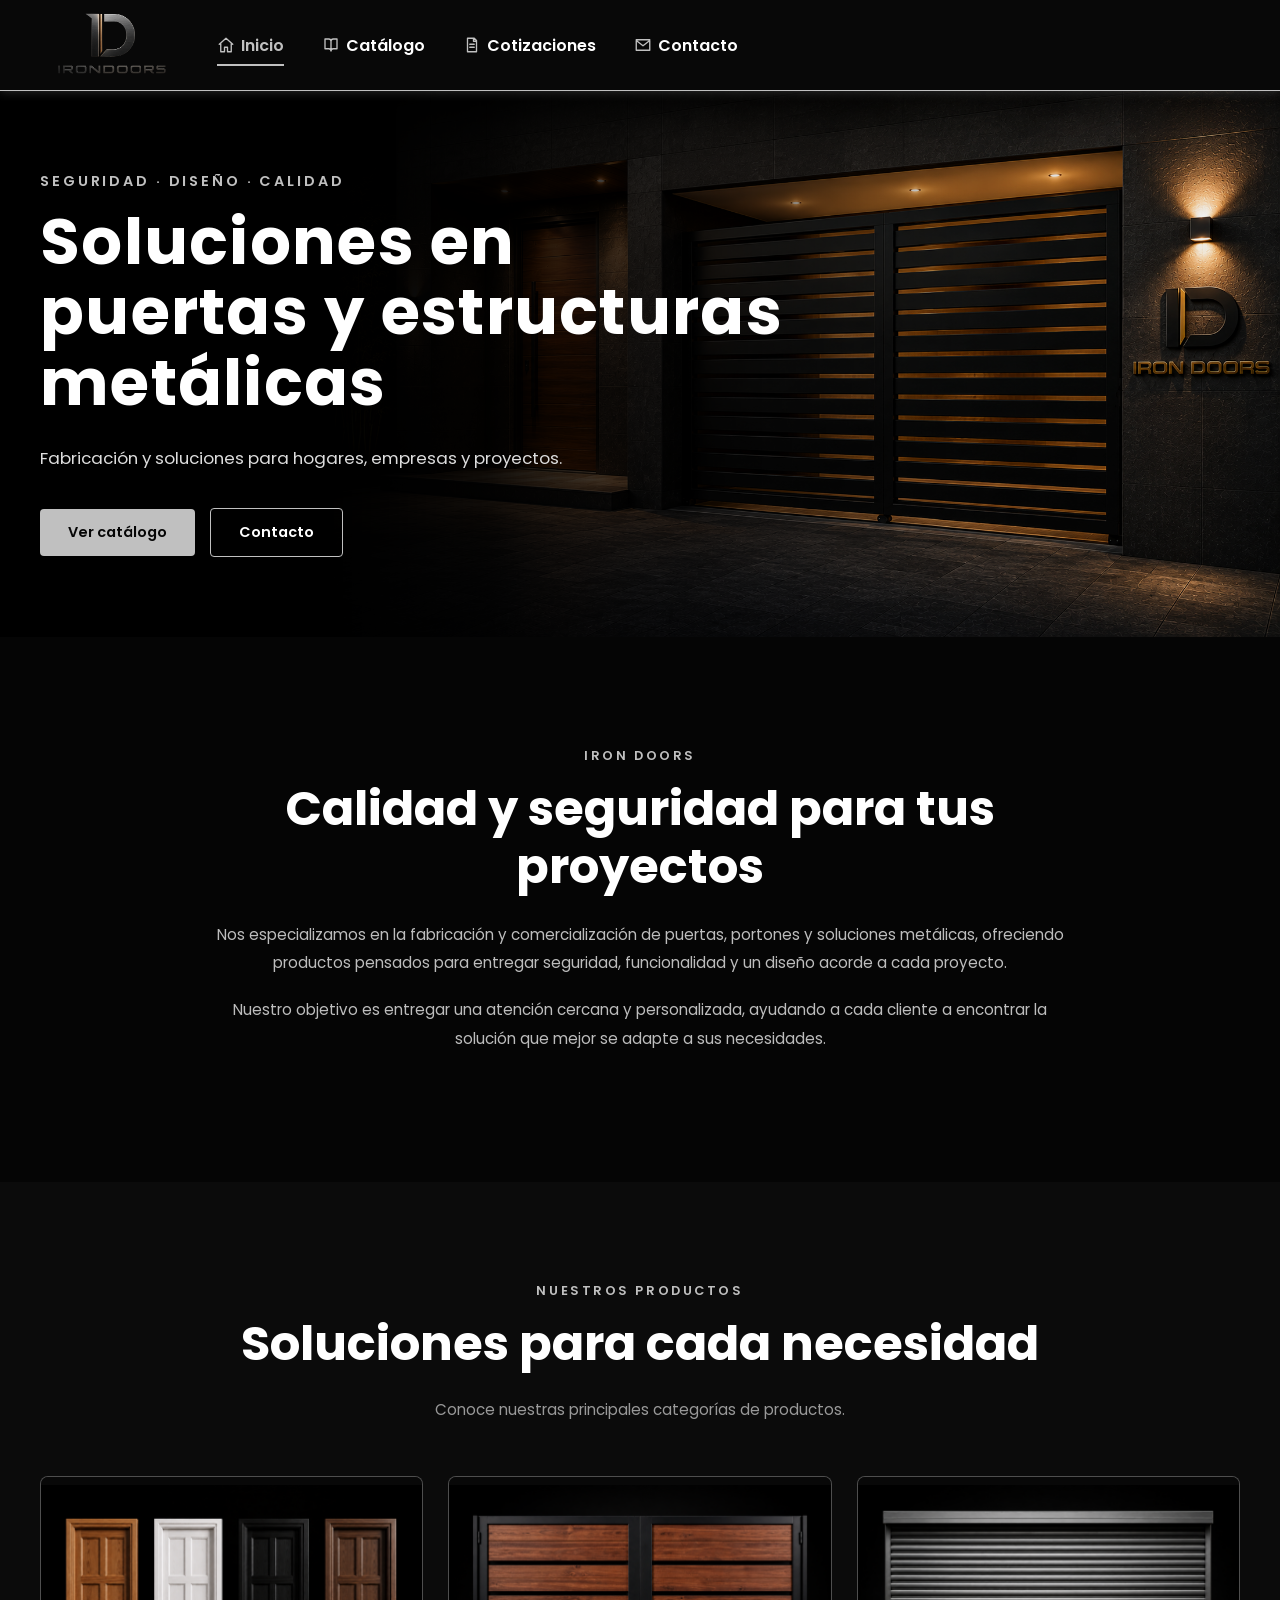
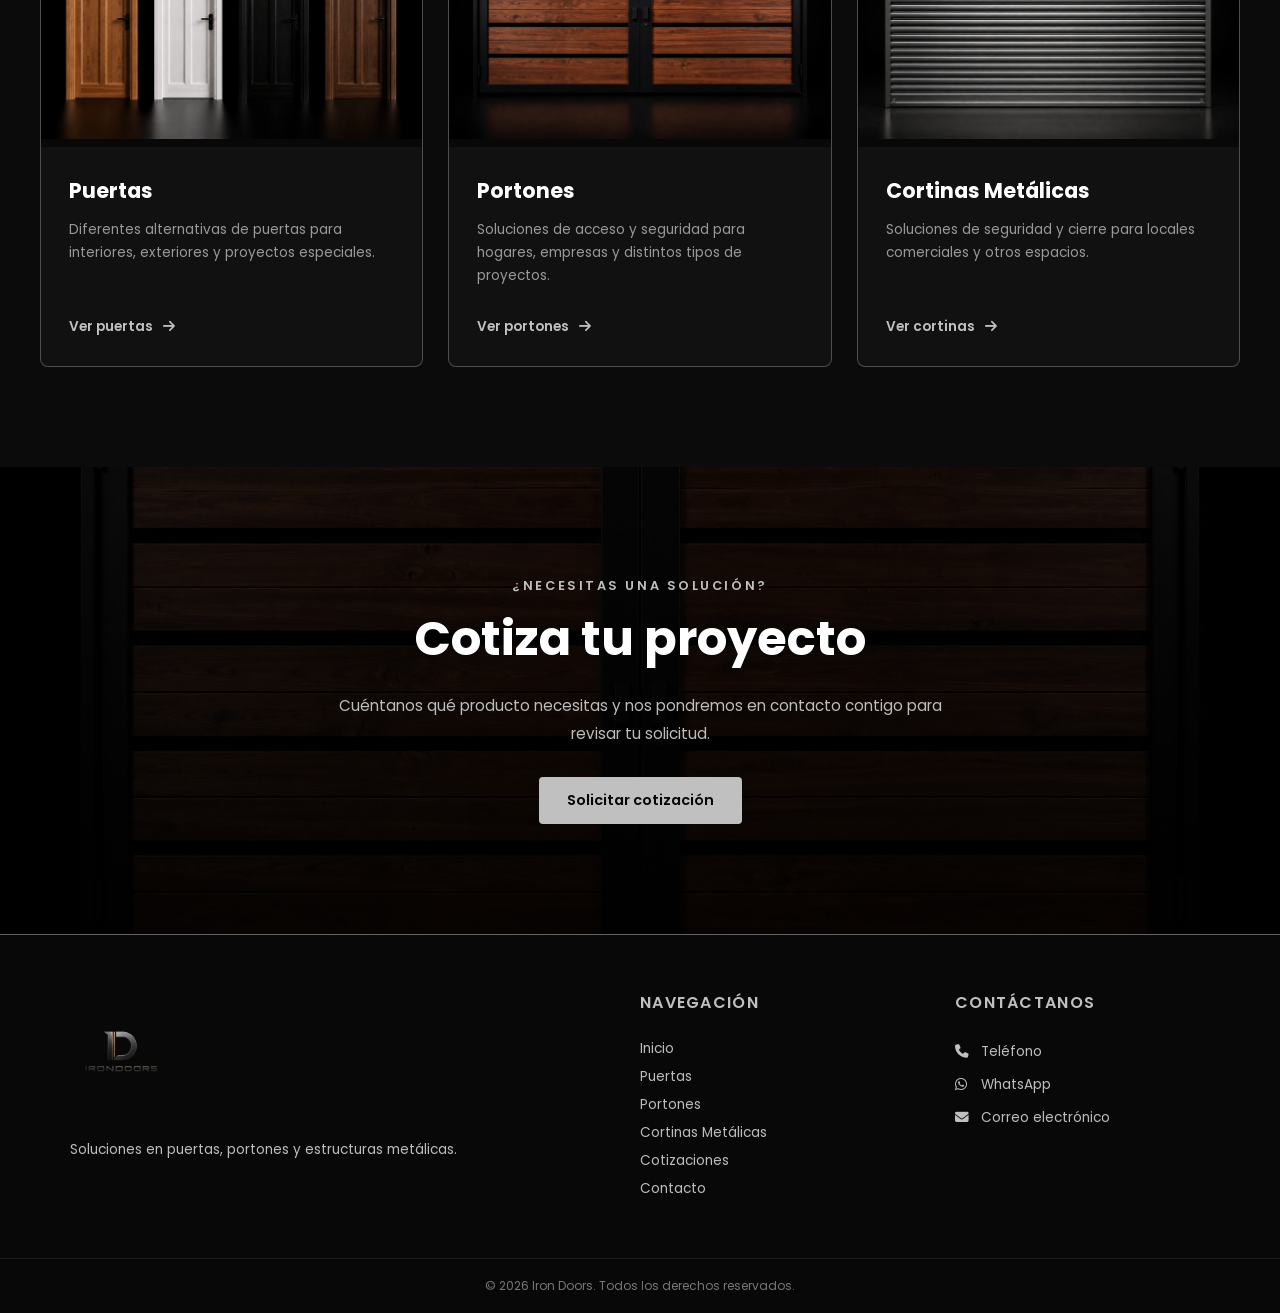
<file: index.html>
<!DOCTYPE html>
<html lang="es">

<head>
    <meta charset="UTF-8">
    <meta name="viewport" content="width=device-width, initial-scale=1.0">

    <title>Iron Doors | Puertas, Portones y Cortinas Metálicas</title>

    <!-- Fuente -->
    <link rel="preconnect" href="https://fonts.googleapis.com">
    <link rel="preconnect" href="https://fonts.gstatic.com" crossorigin>
    <link href="https://fonts.googleapis.com/css2?family=Poppins:wght@400;500;600;700&display=swap"
        rel="stylesheet">

    <!-- Iconos -->
    <link rel="stylesheet"
        href="https://cdnjs.cloudflare.com/ajax/libs/font-awesome/6.5.1/css/all.min.css">

    <!-- CSS -->
    <link rel="stylesheet" href="css/base.css">
    <link rel="stylesheet" href="css/index.css">
</head>

<body>

    <div class="cargador-pagina" aria-hidden="true">
        <div class="cargador-logo-marco"><img src="img/logoirondoors2.png" alt=""></div>
    </div>

    <!-- =========================
         BARRA DE NAVEGACIÓN
    ========================== -->

    <header class="header">

        <nav class="navbar">

            <!-- LOGO -->
            <a href="index.html" class="logo-link">
                <img src="img/logoirondoors2.png" alt="Iron Doors" class="logo">
            </a>

            <!-- MENÚ -->
            <ul class="menu">

                <li>
                    <a href="index.html" class="active"><svg class="menu-icon" viewBox="0 0 24 24" aria-hidden="true"><path d="M3 11 12 3l9 8M5 10v11h5v-6h4v6h5V10"/></svg>Inicio</a>
                </li>

                <li class="menu-dropdown">
                    <a href="catalogo.html"><svg class="menu-icon" viewBox="0 0 24 24" aria-hidden="true"><path d="M4 4h5a3 3 0 0 1 3 3v13a3 3 0 0 0-3-3H4zM20 4h-5a3 3 0 0 0-3 3v13a3 3 0 0 1 3-3h5z"/></svg>Catálogo</a>

                    <ul class="submenu">
                        <li><a href="puertas.html">Puertas</a></li>
                        <li><a href="portones.html">Portones</a></li>
                        <li><a href="cortinas.html">Cortinas Metálicas</a></li>
                    </ul>
                </li>

                <li>
                    <a href="cotizaciones.html"><svg class="menu-icon" viewBox="0 0 24 24" aria-hidden="true"><path d="M6 3h9l3 3v15H6zM14 3v4h4M9 11h6M9 15h6"/></svg>Cotizaciones</a>
                </li>

                <li>
                    <a href="contacto.html"><svg class="menu-icon" viewBox="0 0 24 24" aria-hidden="true"><path d="M3 5h18v14H3zM3 6l9 7 9-7"/></svg>Contacto</a>
                </li>

            </ul>

        </nav>

    </header>


    <!-- =========================
         CONTENIDO PRINCIPAL
    ========================== -->

    <main>

        <!-- HERO / PORTADA -->

        <section class="hero">

            <div class="hero-overlay">

                <div class="hero-content">

                    <p class="hero-subtitle">
                        SEGURIDAD · DISEÑO · CALIDAD
                    </p>

                    <h1>
                        Soluciones en puertas
                        y estructuras metálicas
                    </h1>

                    <p class="hero-description">
                        Fabricación y soluciones para hogares,
                        empresas y proyectos.
                    </p>

                    <div class="hero-buttons">

                        <a href="#productos" class="btn btn-primary">
                            Ver catálogo
                        </a>

                        <a href="contacto.html" class="btn btn-secondary">
                            Contacto
                        </a>

                    </div>

                </div>

            </div>

        </section>


        <!-- =========================
             PRESENTACIÓN
        ========================== -->

        <section class="presentacion">

            <div class="presentacion-contenido">

                <span class="seccion-etiqueta">
                    IRON DOORS
                </span>

                <h2>
                    Calidad y seguridad para tus proyectos
                </h2>

                <p>
                    Nos especializamos en la fabricación y comercialización
                    de puertas, portones y soluciones metálicas, ofreciendo
                    productos pensados para entregar seguridad, funcionalidad
                    y un diseño acorde a cada proyecto.
                </p>

                <p>
                    Nuestro objetivo es entregar una atención cercana y
                    personalizada, ayudando a cada cliente a encontrar la
                    solución que mejor se adapte a sus necesidades.
                </p>

            </div>

        </section>


        <!-- =========================
             PRODUCTOS PRINCIPALES
        ========================== -->

        <section class="productos" id="productos">

            <div class="seccion-titulo">

                <span class="seccion-etiqueta">
                    NUESTROS PRODUCTOS
                </span>

                <h2>
                    Soluciones para cada necesidad
                </h2>

                <p>
                    Conoce nuestras principales categorías de productos.
                </p>

            </div>


            <div class="productos-grid">

                <!-- PUERTAS -->

                <article class="producto-card">

                    <div class="producto-imagen">

                        <img src="img/puertasmadera.png"
                            alt="Puertas">

                    </div>

                    <div class="producto-contenido">

                        <h3>
                            Puertas
                        </h3>

                        <p>
                            Diferentes alternativas de puertas para
                            interiores, exteriores y proyectos especiales.
                        </p>

                        <a href="puertas.html" class="producto-link">
                            Ver puertas
                            <i class="fa-solid fa-arrow-right"></i>
                        </a>

                    </div>

                </article>


                <!-- PORTONES -->

                <article class="producto-card">

                    <div class="producto-imagen">

                        <img src="img/portonmadera.png"
                            alt="Portones">

                    </div>

                    <div class="producto-contenido">

                        <h3>
                            Portones
                        </h3>

                        <p>
                            Soluciones de acceso y seguridad para hogares,
                            empresas y distintos tipos de proyectos.
                        </p>

                        <a href="portones.html" class="producto-link">
                            Ver portones
                            <i class="fa-solid fa-arrow-right"></i>
                        </a>

                    </div>

                </article>


                <!-- CORTINAS METÁLICAS -->

                <article class="producto-card">

                    <div class="producto-imagen">

                        <img src="img/cortinametalica.png"
                            alt="Cortina metálica de seguridad">

                    </div>

                    <div class="producto-contenido">

                        <h3>
                            Cortinas Metálicas
                        </h3>

                        <p>
                            Soluciones de seguridad y cierre para locales
                            comerciales y otros espacios.
                        </p>

                        <a href="cortinas.html" class="producto-link">
                            Ver cortinas
                            <i class="fa-solid fa-arrow-right"></i>
                        </a>

                    </div>

                </article>

            </div>

        </section>


        <!-- =========================
             COTIZACIÓN
        ========================== -->

        <section class="seccion-cotizacion">

            <div class="cotizacion-contenido">

                <span class="seccion-etiqueta">
                    ¿NECESITAS UNA SOLUCIÓN?
                </span>

                <h2>
                    Cotiza tu proyecto
                </h2>

                <p>
                    Cuéntanos qué producto necesitas y nos pondremos
                    en contacto contigo para revisar tu solicitud.
                </p>

                <a href="cotizaciones.html" class="btn btn-primary">
                    Solicitar cotización
                </a>

            </div>

        </section>

    </main>


    <!-- =========================
         FOOTER
    ========================== -->

    <footer class="footer">

        <div class="footer-contenido">


            <!-- INFORMACIÓN -->

            <div class="footer-columna">

                <img src="img/logoirondoors2.png"
                    alt="Iron Doors"
                    class="footer-logo">

                <p>
                    Soluciones en puertas, portones y
                    estructuras metálicas.
                </p>

            </div>


            <!-- NAVEGACIÓN -->

            <div class="footer-columna">

                <h3>
                    Navegación
                </h3>

                <a href="index.html">Inicio</a>
                <a href="puertas.html">Puertas</a>
                <a href="portones.html">Portones</a>
                <a href="cortinas.html">Cortinas Metálicas</a>
                <a href="cotizaciones.html">Cotizaciones</a>
                <a href="contacto.html">Contacto</a>

            </div>


            <!-- CONTACTO -->

            <div class="footer-columna">

                <h3>
                    Contáctanos
                </h3>

                <p>
                    <i class="fa-solid fa-phone"></i>
                    Teléfono
                </p>

                <p>
                    <i class="fa-brands fa-whatsapp"></i>
                    WhatsApp
                </p>

                <p>
                    <i class="fa-solid fa-envelope"></i>
                    Correo electrónico
                </p>

            </div>


        </div>


        <div class="footer-bottom">

            <p>
                © 2026 Iron Doors. Todos los derechos reservados.
            </p>

        </div>

    </footer>

    <script src="js/transicion.js"></script>
</body>

</html>
</file>
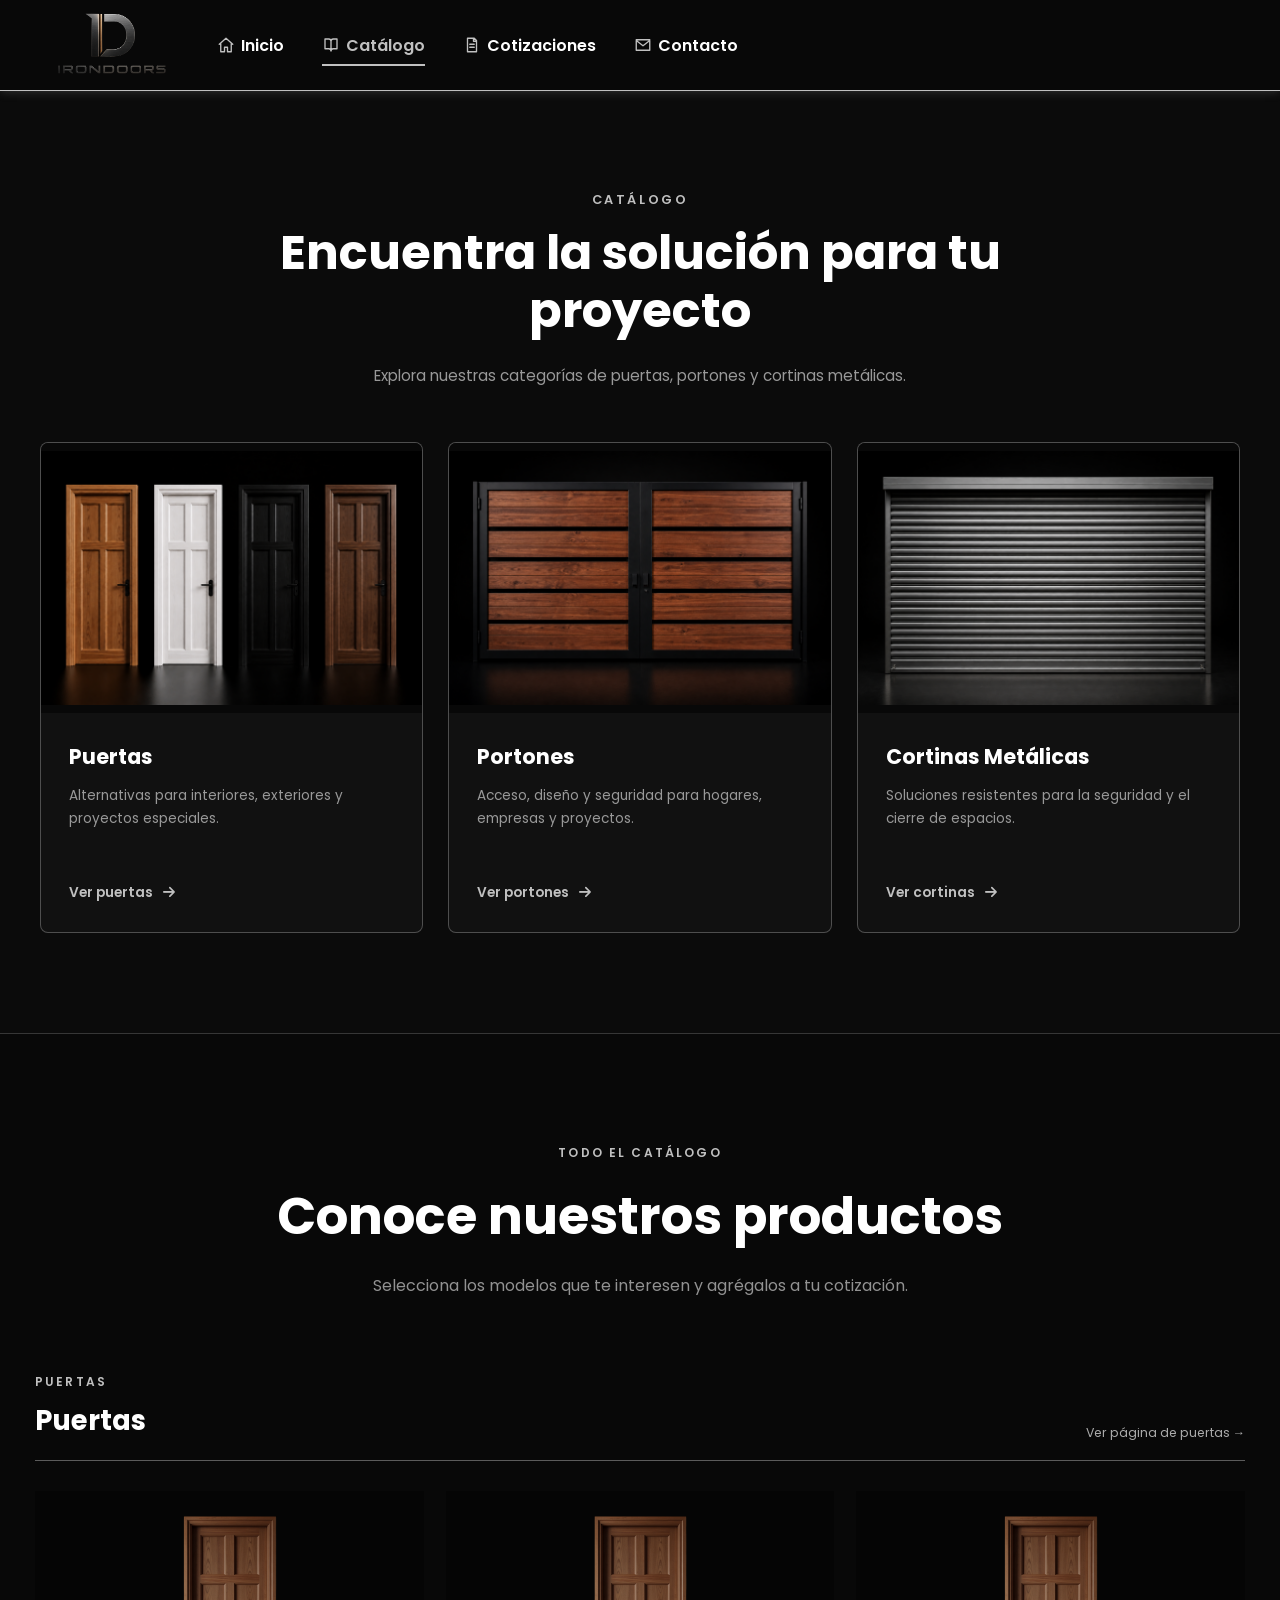
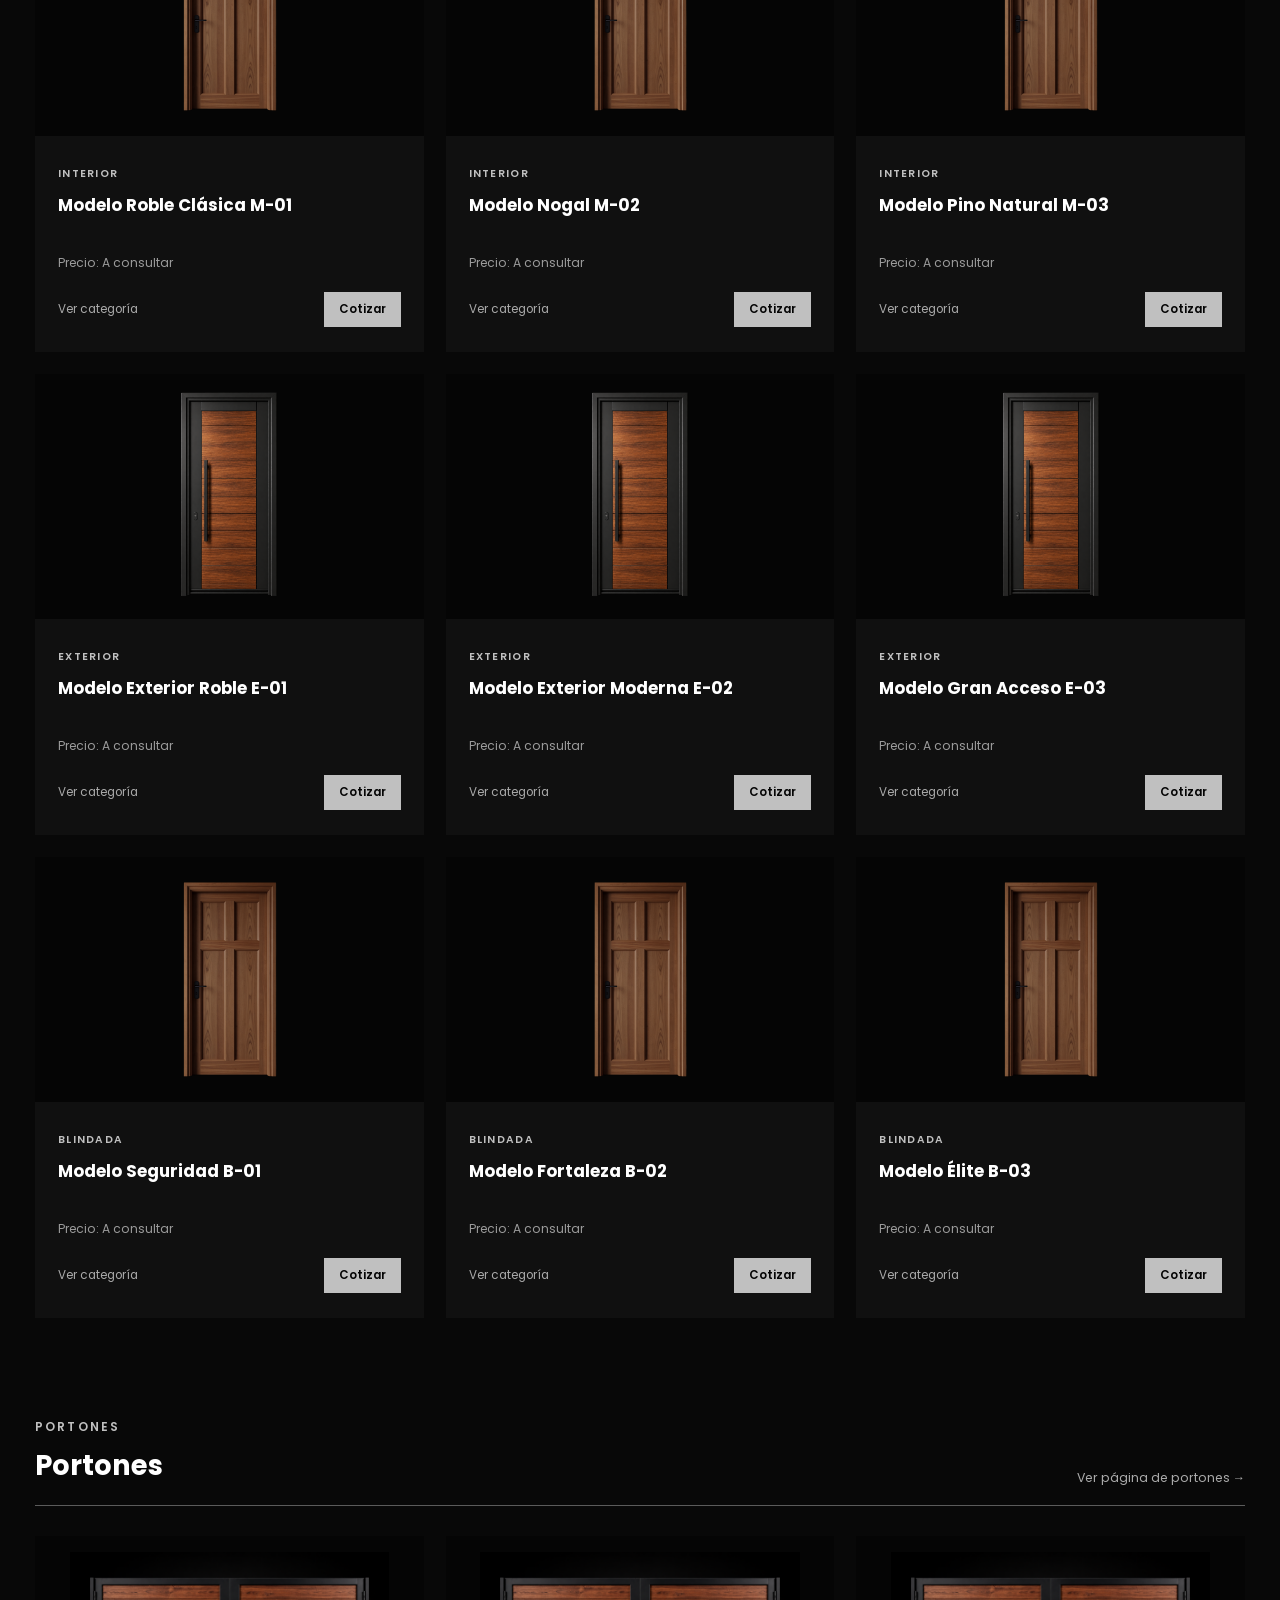
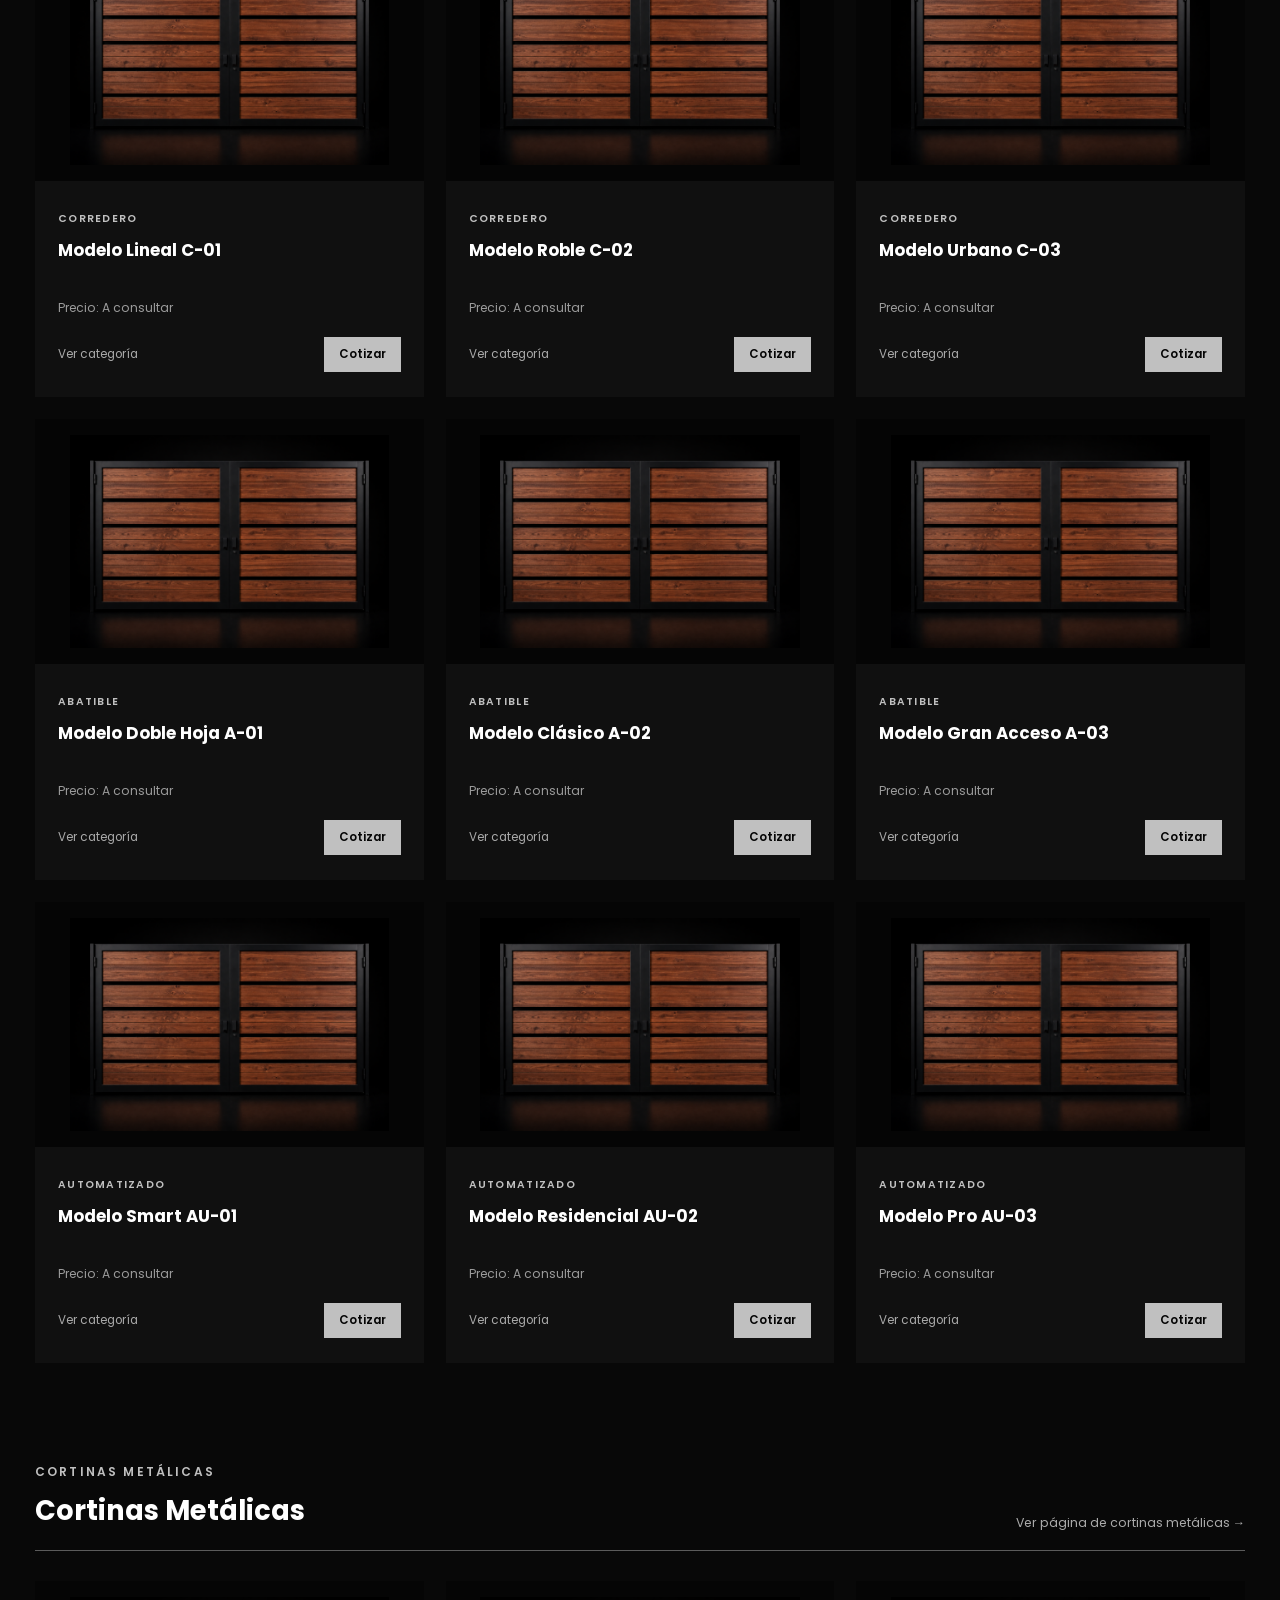
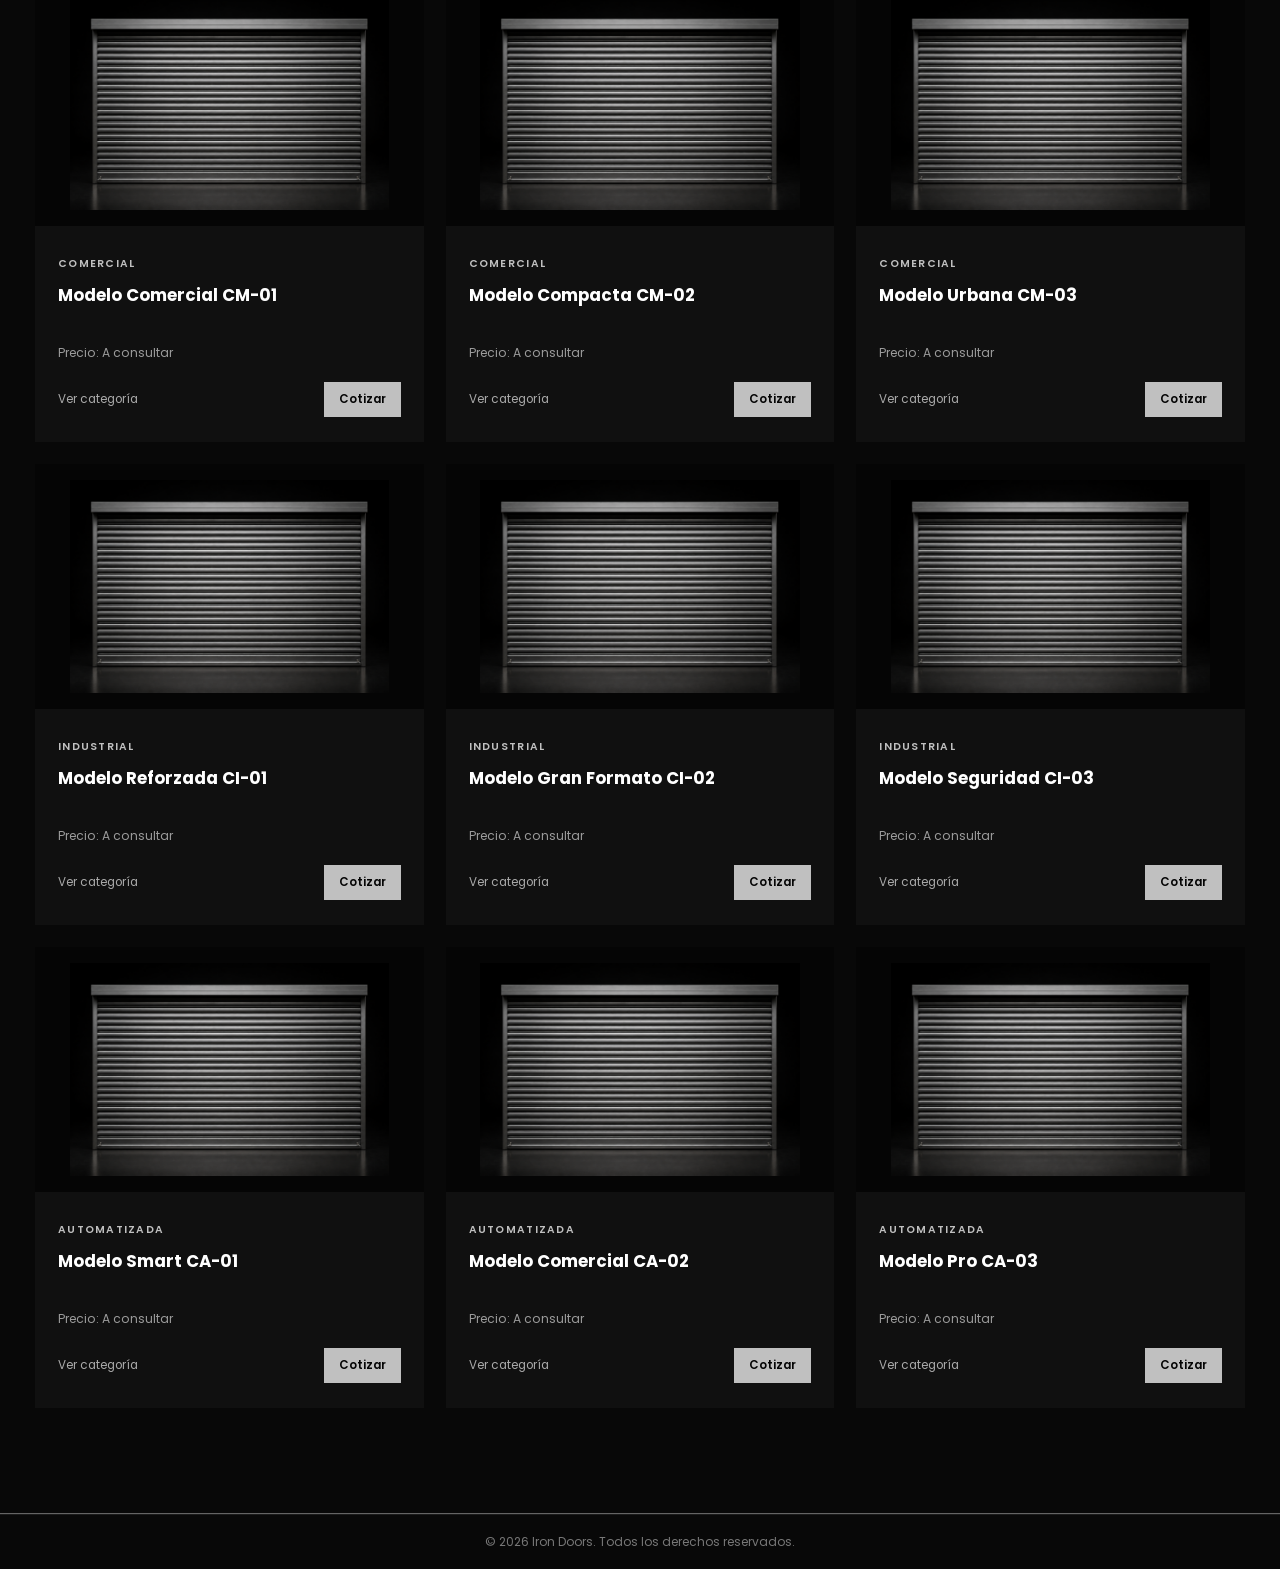
<file: catalogo.html>
<!DOCTYPE html>
<html lang="es">

<head>
    <meta charset="UTF-8">
    <meta name="viewport" content="width=device-width, initial-scale=1.0">
    <title>Catálogo | Iron Doors</title>

    <link rel="preconnect" href="https://fonts.googleapis.com">
    <link rel="preconnect" href="https://fonts.gstatic.com" crossorigin>
    <link href="https://fonts.googleapis.com/css2?family=Poppins:wght@400;500;600;700&display=swap" rel="stylesheet">
    <link rel="stylesheet" href="https://cdnjs.cloudflare.com/ajax/libs/font-awesome/6.5.1/css/all.min.css">
    <link rel="stylesheet" href="css/base.css">
    <link rel="stylesheet" href="css/index.css">
    <link rel="stylesheet" href="css/catalogo.css">
</head>

<body>
    <div class="cargador-pagina" aria-hidden="true">
        <div class="cargador-logo-marco"><img src="img/logoirondoors2.png" alt=""></div>
    </div>

    <header class="header">
        <nav class="navbar">
            <a href="index.html" class="logo-link">
                <img src="img/logoirondoors2.png" alt="Iron Doors" class="logo">
            </a>

            <ul class="menu">
                <li><a href="index.html"><svg class="menu-icon" viewBox="0 0 24 24" aria-hidden="true"><path d="M3 11 12 3l9 8M5 10v11h5v-6h4v6h5V10"/></svg>Inicio</a></li>
                <li class="menu-dropdown">
                    <a href="catalogo.html" class="active"><svg class="menu-icon" viewBox="0 0 24 24" aria-hidden="true"><path d="M4 4h5a3 3 0 0 1 3 3v13a3 3 0 0 0-3-3H4zM20 4h-5a3 3 0 0 0-3 3v13a3 3 0 0 1 3-3h5z"/></svg>Catálogo</a>
                    <ul class="submenu">
                        <li><a href="puertas.html">Puertas</a></li>
                        <li><a href="portones.html">Portones</a></li>
                        <li><a href="cortinas.html">Cortinas Metálicas</a></li>
                    </ul>
                </li>
                <li><a href="cotizaciones.html"><svg class="menu-icon" viewBox="0 0 24 24" aria-hidden="true"><path d="M6 3h9l3 3v15H6zM14 3v4h4M9 11h6M9 15h6"/></svg>Cotizaciones</a></li>
                <li><a href="contacto.html"><svg class="menu-icon" viewBox="0 0 24 24" aria-hidden="true"><path d="M3 5h18v14H3zM3 6l9 7 9-7"/></svg>Contacto</a></li>
            </ul>
        </nav>
    </header>

    <main>
        <section class="productos" id="productos">
            <div class="seccion-titulo">
                <span class="seccion-etiqueta">CATÁLOGO</span>
                <h1>Encuentra la solución para tu proyecto</h1>
                <p>Explora nuestras categorías de puertas, portones y cortinas metálicas.</p>
            </div>

            <div class="productos-grid">
                <article class="producto-card">
                    <div class="producto-imagen">
                        <img src="img/puertasmadera.png" alt="Catálogo de puertas">
                    </div>
                    <div class="producto-contenido">
                        <h3>Puertas</h3>
                        <p>Alternativas para interiores, exteriores y proyectos especiales.</p>
                        <a href="puertas.html" class="producto-link">Ver puertas <i class="fa-solid fa-arrow-right"></i></a>
                    </div>
                </article>

                <article class="producto-card">
                    <div class="producto-imagen">
                        <img src="img/portonmadera.png" alt="Catálogo de portones">
                    </div>
                    <div class="producto-contenido">
                        <h3>Portones</h3>
                        <p>Acceso, diseño y seguridad para hogares, empresas y proyectos.</p>
                        <a href="portones.html" class="producto-link">Ver portones <i class="fa-solid fa-arrow-right"></i></a>
                    </div>
                </article>

                <article class="producto-card">
                    <div class="producto-imagen">
                        <img src="img/cortinametalica.png" alt="Catálogo de cortinas metálicas">
                    </div>
                    <div class="producto-contenido">
                        <h3>Cortinas Metálicas</h3>
                        <p>Soluciones resistentes para la seguridad y el cierre de espacios.</p>
                        <a href="cortinas.html" class="producto-link">Ver cortinas <i class="fa-solid fa-arrow-right"></i></a>
                    </div>
                </article>
            </div>
        </section>

        <section class="catalogo-completo">
            <div class="catalogo-completo-titulo">
                <span>TODO EL CATÁLOGO</span>
                <h2>Conoce nuestros productos</h2>
                <p>Selecciona los modelos que te interesen y agrégalos a tu cotización.</p>
            </div>

            <div id="catalogo-productos"></div>
        </section>
    </main>

    <footer class="footer">
        <div class="footer-bottom">
            <p>&copy; 2026 Iron Doors. Todos los derechos reservados.</p>
        </div>
    </footer>
    <script src="js/catalogo.js"></script>
    <script src="js/transicion.js"></script>
</body>

</html>
</file>
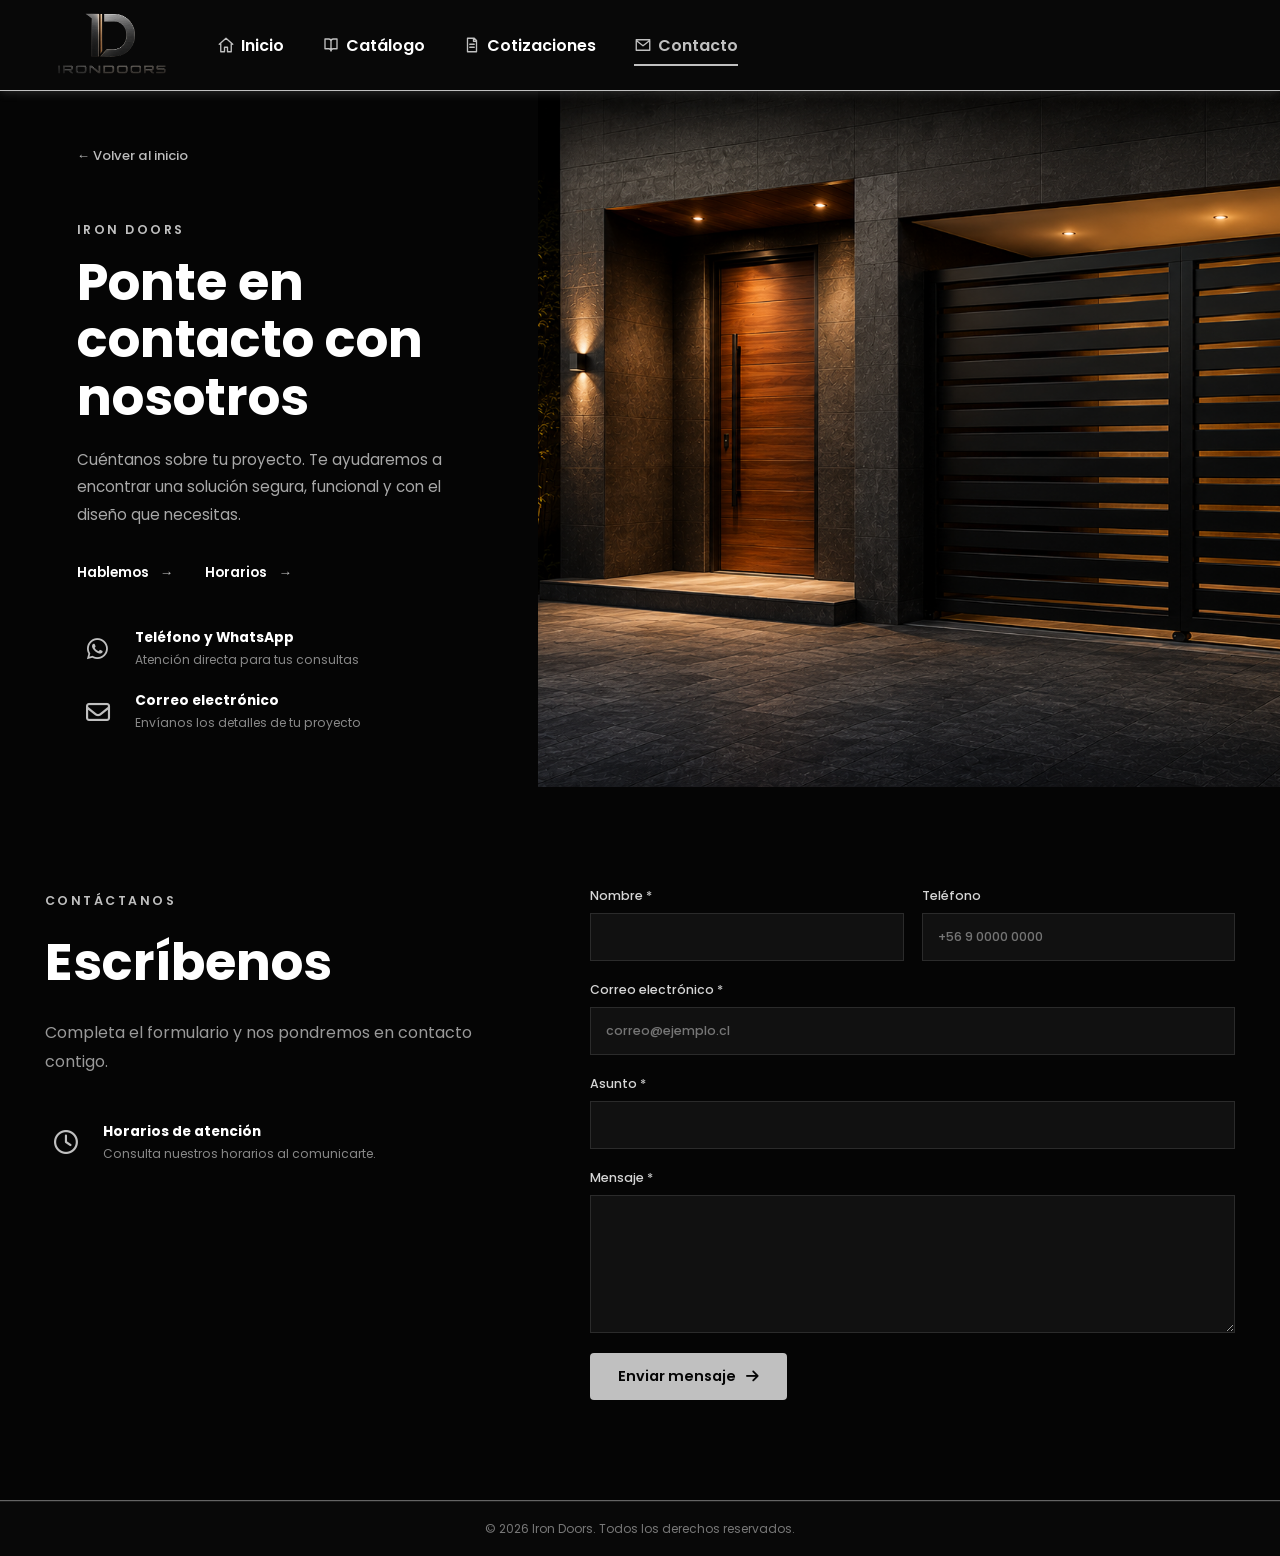
<file: contacto.html>
<!DOCTYPE html>
<html lang="es">

<head>
    <meta charset="UTF-8">
    <meta name="viewport" content="width=device-width, initial-scale=1.0">
    <title>Contacto | Iron Doors</title>

    <link rel="preconnect" href="https://fonts.googleapis.com">
    <link rel="preconnect" href="https://fonts.gstatic.com" crossorigin>
    <link href="https://fonts.googleapis.com/css2?family=Poppins:wght@400;500;600;700&display=swap" rel="stylesheet">
    <link rel="stylesheet" href="https://cdnjs.cloudflare.com/ajax/libs/font-awesome/6.5.1/css/all.min.css">
    <link rel="stylesheet" href="css/base.css">
    <link rel="stylesheet" href="css/contacto.css">
</head>

<body>
    <div class="cargador-pagina" aria-hidden="true">
        <div class="cargador-logo-marco"><img src="img/logoirondoors2.png" alt=""></div>
    </div>

    <header class="header">
        <nav class="navbar">
            <a href="index.html" class="logo-link">
                <img src="img/logoirondoors2.png" alt="Iron Doors" class="logo">
            </a>

            <ul class="menu">
                <li><a href="index.html"><svg class="menu-icon" viewBox="0 0 24 24" aria-hidden="true"><path d="M3 11 12 3l9 8M5 10v11h5v-6h4v6h5V10"/></svg>Inicio</a></li>
                <li class="menu-dropdown">
                    <a href="catalogo.html"><svg class="menu-icon" viewBox="0 0 24 24" aria-hidden="true"><path d="M4 4h5a3 3 0 0 1 3 3v13a3 3 0 0 0-3-3H4zM20 4h-5a3 3 0 0 0-3 3v13a3 3 0 0 1 3-3h5z"/></svg>Catálogo</a>
                    <ul class="submenu">
                        <li><a href="puertas.html">Puertas</a></li>
                        <li><a href="portones.html">Portones</a></li>
                        <li><a href="cortinas.html">Cortinas Metálicas</a></li>
                    </ul>
                </li>
                <li><a href="cotizaciones.html"><svg class="menu-icon" viewBox="0 0 24 24" aria-hidden="true"><path d="M6 3h9l3 3v15H6zM14 3v4h4M9 11h6M9 15h6"/></svg>Cotizaciones</a></li>
                <li><a href="contacto.html" class="active"><svg class="menu-icon" viewBox="0 0 24 24" aria-hidden="true"><path d="M3 5h18v14H3zM3 6l9 7 9-7"/></svg>Contacto</a></li>
            </ul>
        </nav>
    </header>

    <main>
        <section class="contacto-portada">
            <div class="contacto-resumen">
                <a href="index.html" class="volver"><span aria-hidden="true">←</span> Volver al inicio</a>

                <span class="contacto-etiqueta">IRON DOORS</span>
                <h1>Ponte en contacto con nosotros</h1>
                <p class="contacto-intro">Cuéntanos sobre tu proyecto. Te ayudaremos a encontrar una solución segura, funcional y con el diseño que necesitas.</p>

                <nav class="contacto-accesos" aria-label="Accesos de contacto">
                    <a href="#formulario">Hablemos <span aria-hidden="true">→</span></a>
                    <a href="#horarios">Horarios <span aria-hidden="true">→</span></a>
                </nav>

                <div class="contacto-datos">
                    <div class="contacto-dato">
                        <i class="fa-brands fa-whatsapp" aria-hidden="true"></i>
                        <div><strong>Teléfono y WhatsApp</strong><span>Atención directa para tus consultas</span></div>
                    </div>
                    <div class="contacto-dato">
                        <i class="fa-regular fa-envelope" aria-hidden="true"></i>
                        <div><strong>Correo electrónico</strong><span>Envíanos los detalles de tu proyecto</span></div>
                    </div>
                </div>
            </div>

            <div class="contacto-imagen">
                <img src="img/imageninicio.png" alt="Entrada moderna con puerta de madera y estructura metálica">
            </div>
        </section>

        <section class="contacto-formulario-seccion" id="formulario">
            <div class="formulario-encabezado">
                <span class="contacto-etiqueta">CONTÁCTANOS</span>
                <h2>Escríbenos</h2>
                <p>Completa el formulario y nos pondremos en contacto contigo.</p>

                <div class="horarios" id="horarios">
                    <i class="fa-regular fa-clock" aria-hidden="true"></i>
                    <div><strong>Horarios de atención</strong><span>Consulta nuestros horarios al comunicarte.</span></div>
                </div>
            </div>

            <form class="contacto-form" action="#" method="post">
                <div class="campo-doble">
                    <label>Nombre <span>*</span><input type="text" name="nombre" autocomplete="name" required></label>
                    <label>Teléfono <input type="tel" id="telefono" name="telefono" autocomplete="tel" inputmode="numeric" maxlength="15" placeholder="+56 9 0000 0000" pattern="\+56 9 [0-9]{4} [0-9]{4}" title="Usa el formato +56 9 0000 0000"></label>
                </div>
                <label>Correo electrónico <span>*</span><input type="email" name="correo" autocomplete="email" placeholder="correo@ejemplo.cl" pattern="[A-Za-z0-9._%+\-]+@[A-Za-z0-9.\-]+\.([cC][lL]|[cC][oO][mM])" title="Ingresa un correo válido terminado en .cl o .com" required></label>
                <label>Asunto <span>*</span><input type="text" name="asunto" required></label>
                <label>Mensaje <span>*</span><textarea name="mensaje" rows="6" required></textarea></label>
                <button type="submit" class="btn btn-primary">Enviar mensaje <i class="fa-solid fa-arrow-right" aria-hidden="true"></i></button>
                <div class="mensaje-exito" role="status" aria-live="polite" tabindex="-1">
                    <div class="mensaje-exito-contenido">
                        <i class="fa-solid fa-check" aria-hidden="true"></i>
                        <strong>Mensaje enviado con éxito</strong>
                        <span>Gracias por contactarnos.</span>
                    </div>
                </div>
            </form>
        </section>
    </main>

    <footer class="footer">
        <div class="footer-bottom"><p>&copy; 2026 Iron Doors. Todos los derechos reservados.</p></div>
    </footer>
    <script src="js/contacto.js"></script>
    <script src="js/transicion.js"></script>
</body>

</html>
</file>
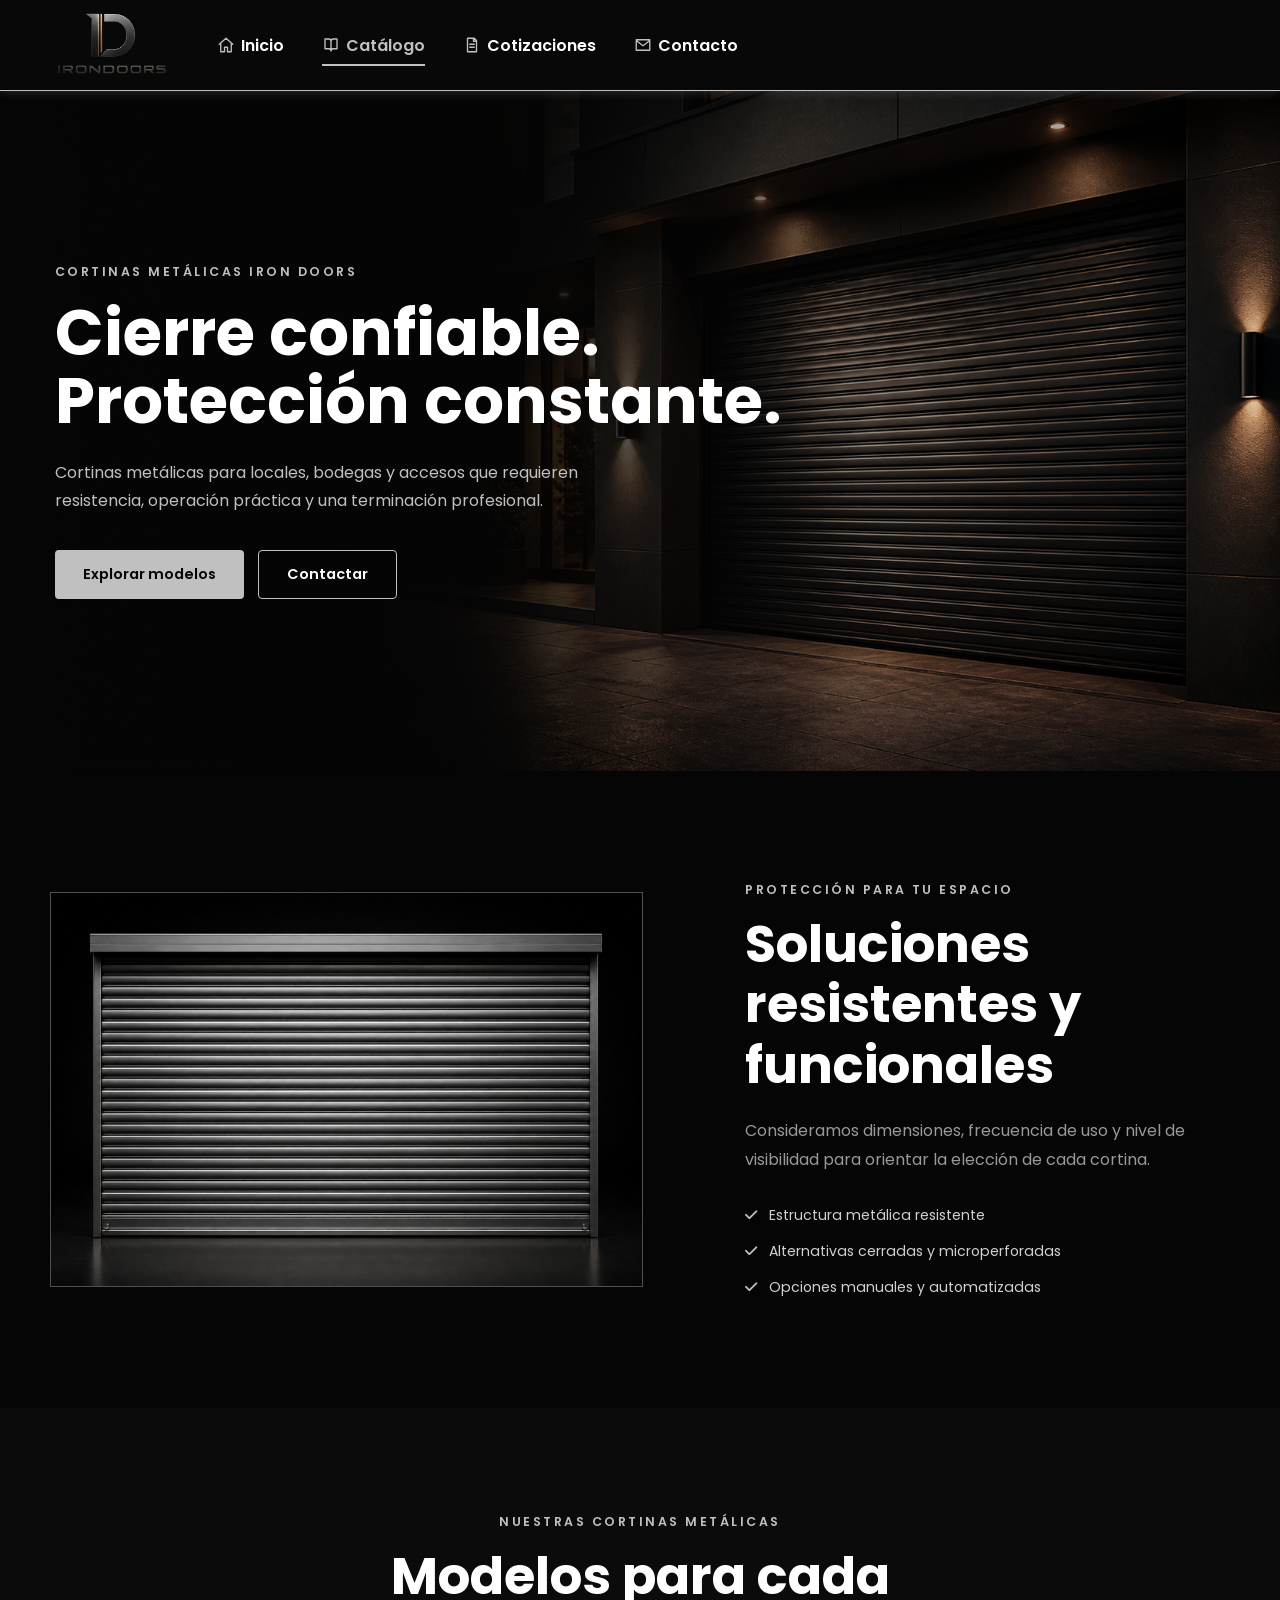
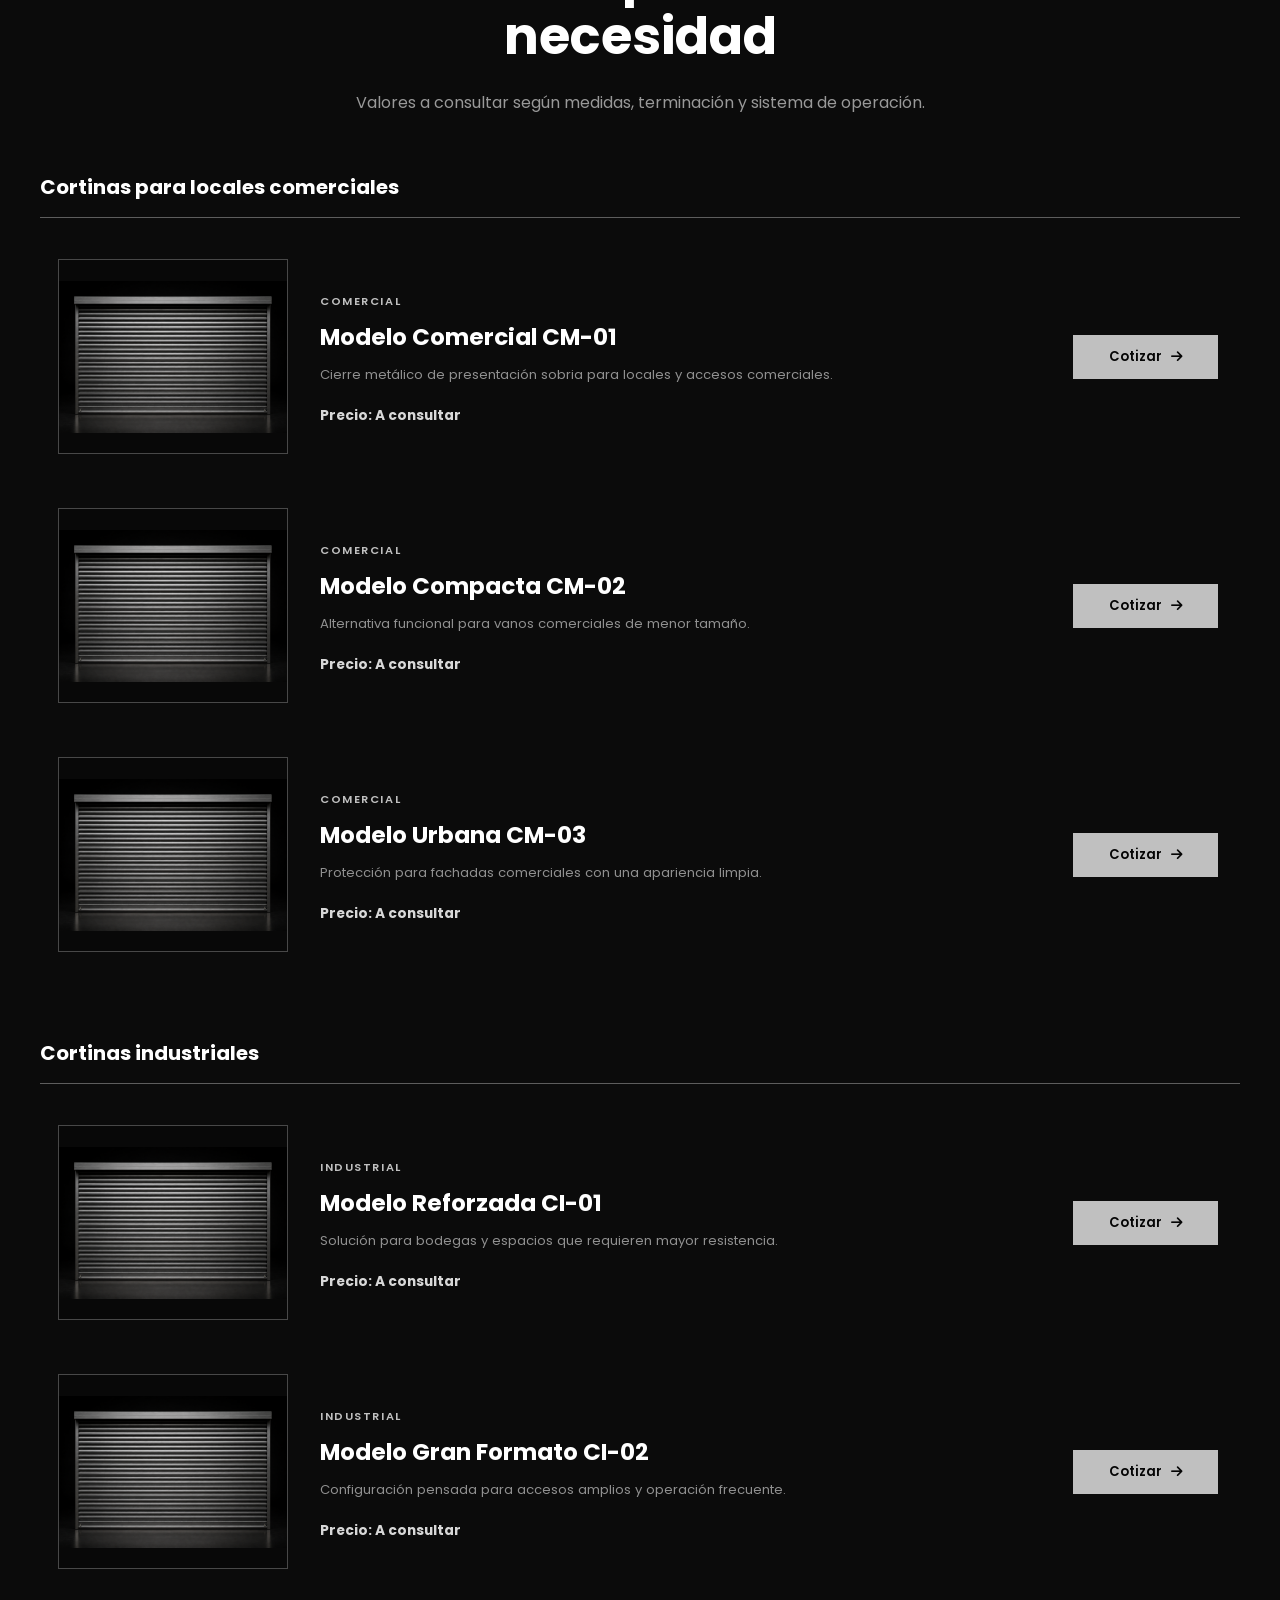
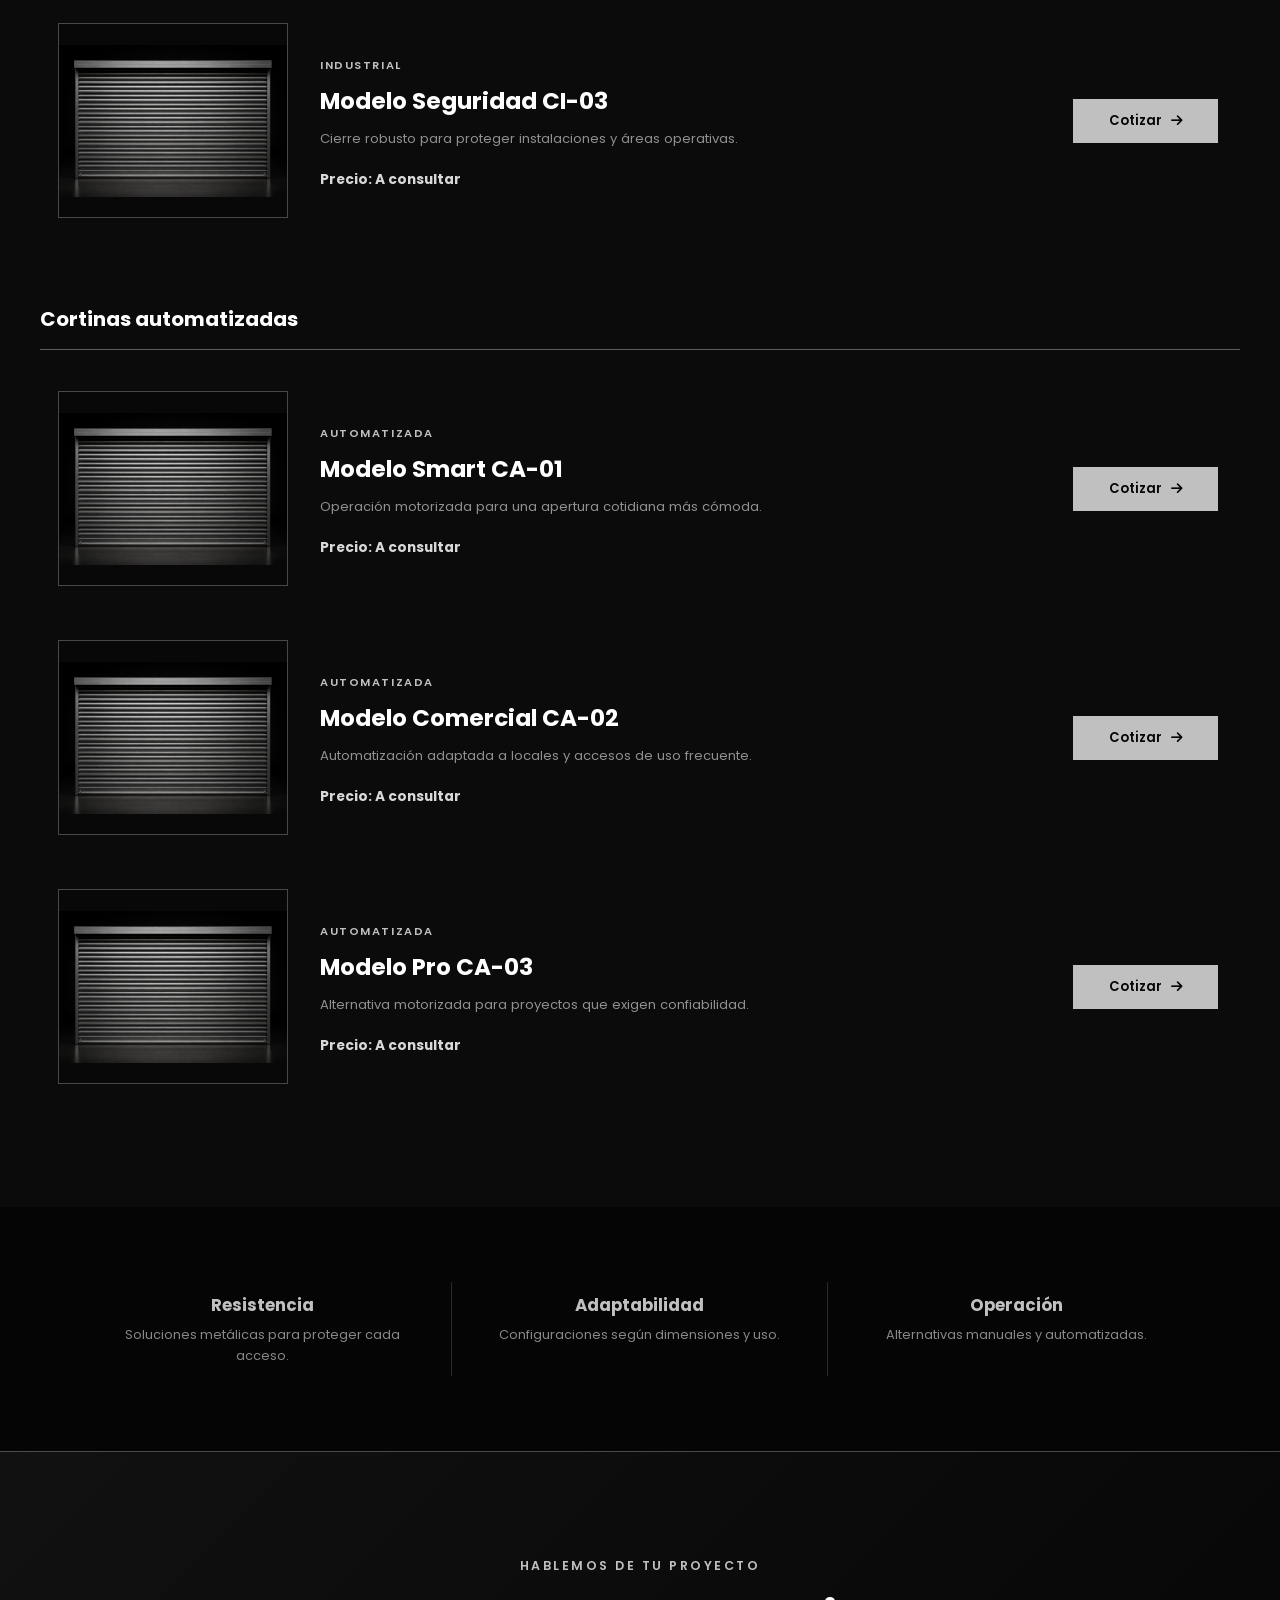
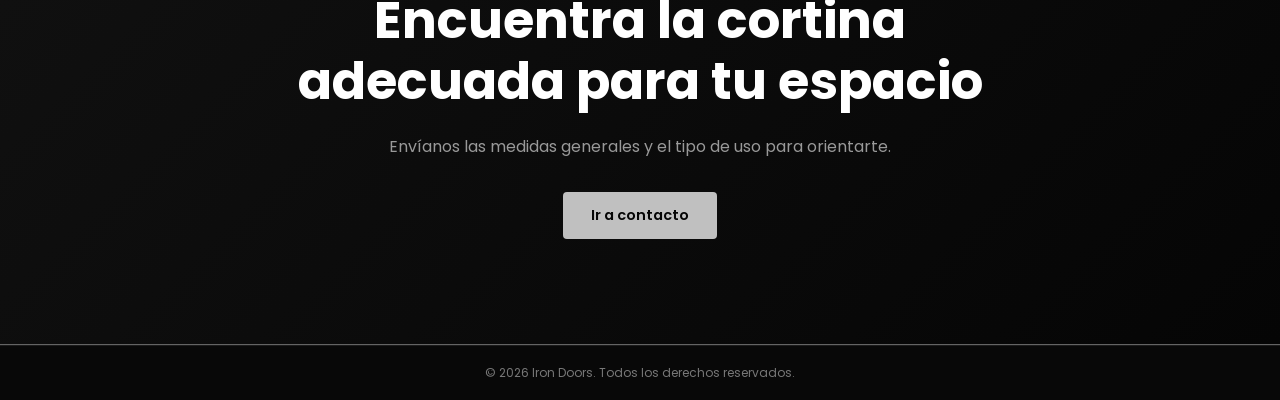
<file: cortinas.html>
<!DOCTYPE html>
<html lang="es">
<head>
    <meta charset="UTF-8">
    <meta name="viewport" content="width=device-width, initial-scale=1.0">
    <meta name="description" content="Cortinas metálicas Iron Doors para locales comerciales, bodegas y accesos automatizados.">
    <title>Cortinas Metálicas | Iron Doors</title>
    <link rel="preconnect" href="https://fonts.googleapis.com">
    <link rel="preconnect" href="https://fonts.gstatic.com" crossorigin>
    <link href="https://fonts.googleapis.com/css2?family=Poppins:wght@400;500;600;700&display=swap" rel="stylesheet">
    <link rel="stylesheet" href="https://cdnjs.cloudflare.com/ajax/libs/font-awesome/6.5.1/css/all.min.css">
    <link rel="stylesheet" href="css/base.css"><link rel="stylesheet" href="css/puertas.css"><link rel="stylesheet" href="css/cortinas.css">
</head>
<body class="pagina-cortinas">
    <div class="cargador-pagina" aria-hidden="true"><div class="cargador-logo-marco"><img src="img/logoirondoors2.png" alt=""></div></div>
    <header class="header"><nav class="navbar">
        <a href="index.html" class="logo-link"><img src="img/logoirondoors2.png" alt="Iron Doors" class="logo"></a>
        <ul class="menu">
            <li><a href="index.html"><svg class="menu-icon" viewBox="0 0 24 24" aria-hidden="true"><path d="M3 11 12 3l9 8M5 10v11h5v-6h4v6h5V10"/></svg>Inicio</a></li>
            <li class="menu-dropdown"><a href="catalogo.html" class="active"><svg class="menu-icon" viewBox="0 0 24 24" aria-hidden="true"><path d="M4 4h5a3 3 0 0 1 3 3v13a3 3 0 0 0-3-3H4zM20 4h-5a3 3 0 0 0-3 3v13a3 3 0 0 1 3-3h5z"/></svg>Catálogo</a><ul class="submenu"><li><a href="puertas.html">Puertas</a></li><li><a href="portones.html">Portones</a></li><li><a href="cortinas.html">Cortinas Metálicas</a></li></ul></li>
            <li><a href="cotizaciones.html"><svg class="menu-icon" viewBox="0 0 24 24" aria-hidden="true"><path d="M6 3h9l3 3v15H6zM14 3v4h4M9 11h6M9 15h6"/></svg>Cotizaciones</a></li>
            <li><a href="contacto.html"><svg class="menu-icon" viewBox="0 0 24 24" aria-hidden="true"><path d="M3 5h18v14H3zM3 6l9 7 9-7"/></svg>Contacto</a></li>
        </ul>
    </nav></header>

    <main>
        <section class="puertas-hero"><div class="puertas-hero-contenido"><span class="etiqueta-dorada">CORTINAS METÁLICAS IRON DOORS</span><h1>Cierre confiable.<br>Protección constante.</h1><p>Cortinas metálicas para locales, bodegas y accesos que requieren resistencia, operación práctica y una terminación profesional.</p><div class="puertas-hero-botones"><a href="#tipos" class="btn btn-primary">Explorar modelos</a><a href="contacto.html" class="btn btn-secondary">Contactar</a></div></div></section>

        <section class="puertas-presentacion"><div class="puertas-presentacion-imagen"><img src="img/cortinametalica.png" alt="Cortina metálica de seguridad"></div><div class="puertas-presentacion-texto"><span class="etiqueta-dorada">PROTECCIÓN PARA TU ESPACIO</span><h2>Soluciones resistentes y funcionales</h2><p>Consideramos dimensiones, frecuencia de uso y nivel de visibilidad para orientar la elección de cada cortina.</p><ul><li><i class="fa-solid fa-check"></i>Estructura metálica resistente</li><li><i class="fa-solid fa-check"></i>Alternativas cerradas y microperforadas</li><li><i class="fa-solid fa-check"></i>Opciones manuales y automatizadas</li></ul></div></section>

        <section class="tipos-puertas" id="tipos"><div class="titulo-seccion"><span class="etiqueta-dorada">NUESTRAS CORTINAS METÁLICAS</span><h2>Modelos para cada necesidad</h2><p>Valores a consultar según medidas, terminación y sistema de operación.</p></div>
            <div class="puertas-lista">
                <h3 class="categoria-titulo">Cortinas para locales comerciales</h3>
                <article class="puerta-producto"><div class="puerta-producto-imagen"><img src="img/cortinametalica.png" alt="Cortina metálica Comercial CM-01"></div><div class="puerta-producto-info"><span class="puerta-tipo">COMERCIAL</span><h4>Modelo Comercial CM-01</h4><p>Cierre metálico de presentación sobria para locales y accesos comerciales.</p><strong>Precio: A consultar</strong></div><a href="cotizaciones.html?modelo=Cortina-Comercial-CM-01" class="btn-cotizar">Cotizar <i class="fa-solid fa-arrow-right"></i></a></article>
                <article class="puerta-producto"><div class="puerta-producto-imagen"><img src="img/cortinametalica.png" alt="Cortina metálica Compacta CM-02"></div><div class="puerta-producto-info"><span class="puerta-tipo">COMERCIAL</span><h4>Modelo Compacta CM-02</h4><p>Alternativa funcional para vanos comerciales de menor tamaño.</p><strong>Precio: A consultar</strong></div><a href="cotizaciones.html?modelo=Cortina-Compacta-CM-02" class="btn-cotizar">Cotizar <i class="fa-solid fa-arrow-right"></i></a></article>
                <article class="puerta-producto"><div class="puerta-producto-imagen"><img src="img/cortinametalica.png" alt="Cortina metálica Urbana CM-03"></div><div class="puerta-producto-info"><span class="puerta-tipo">COMERCIAL</span><h4>Modelo Urbana CM-03</h4><p>Protección para fachadas comerciales con una apariencia limpia.</p><strong>Precio: A consultar</strong></div><a href="cotizaciones.html?modelo=Cortina-Urbana-CM-03" class="btn-cotizar">Cotizar <i class="fa-solid fa-arrow-right"></i></a></article>

                <h3 class="categoria-titulo">Cortinas industriales</h3>
                <article class="puerta-producto"><div class="puerta-producto-imagen"><img src="img/cortinametalica.png" alt="Cortina industrial Reforzada CI-01"></div><div class="puerta-producto-info"><span class="puerta-tipo">INDUSTRIAL</span><h4>Modelo Reforzada CI-01</h4><p>Solución para bodegas y espacios que requieren mayor resistencia.</p><strong>Precio: A consultar</strong></div><a href="cotizaciones.html?modelo=Reforzada-CI-01" class="btn-cotizar">Cotizar <i class="fa-solid fa-arrow-right"></i></a></article>
                <article class="puerta-producto"><div class="puerta-producto-imagen"><img src="img/cortinametalica.png" alt="Cortina industrial Gran Formato CI-02"></div><div class="puerta-producto-info"><span class="puerta-tipo">INDUSTRIAL</span><h4>Modelo Gran Formato CI-02</h4><p>Configuración pensada para accesos amplios y operación frecuente.</p><strong>Precio: A consultar</strong></div><a href="cotizaciones.html?modelo=Gran-Formato-CI-02" class="btn-cotizar">Cotizar <i class="fa-solid fa-arrow-right"></i></a></article>
                <article class="puerta-producto"><div class="puerta-producto-imagen"><img src="img/cortinametalica.png" alt="Cortina industrial Seguridad CI-03"></div><div class="puerta-producto-info"><span class="puerta-tipo">INDUSTRIAL</span><h4>Modelo Seguridad CI-03</h4><p>Cierre robusto para proteger instalaciones y áreas operativas.</p><strong>Precio: A consultar</strong></div><a href="cotizaciones.html?modelo=Seguridad-CI-03" class="btn-cotizar">Cotizar <i class="fa-solid fa-arrow-right"></i></a></article>

                <h3 class="categoria-titulo">Cortinas automatizadas</h3>
                <article class="puerta-producto"><div class="puerta-producto-imagen"><img src="img/cortinametalica.png" alt="Cortina automática Smart CA-01"></div><div class="puerta-producto-info"><span class="puerta-tipo">AUTOMATIZADA</span><h4>Modelo Smart CA-01</h4><p>Operación motorizada para una apertura cotidiana más cómoda.</p><strong>Precio: A consultar</strong></div><a href="cotizaciones.html?modelo=Cortina-Smart-CA-01" class="btn-cotizar">Cotizar <i class="fa-solid fa-arrow-right"></i></a></article>
                <article class="puerta-producto"><div class="puerta-producto-imagen"><img src="img/cortinametalica.png" alt="Cortina automática Comercial CA-02"></div><div class="puerta-producto-info"><span class="puerta-tipo">AUTOMATIZADA</span><h4>Modelo Comercial CA-02</h4><p>Automatización adaptada a locales y accesos de uso frecuente.</p><strong>Precio: A consultar</strong></div><a href="cotizaciones.html?modelo=Cortina-Comercial-CA-02" class="btn-cotizar">Cotizar <i class="fa-solid fa-arrow-right"></i></a></article>
                <article class="puerta-producto"><div class="puerta-producto-imagen"><img src="img/cortinametalica.png" alt="Cortina automática Pro CA-03"></div><div class="puerta-producto-info"><span class="puerta-tipo">AUTOMATIZADA</span><h4>Modelo Pro CA-03</h4><p>Alternativa motorizada para proyectos que exigen confiabilidad.</p><strong>Precio: A consultar</strong></div><a href="cotizaciones.html?modelo=Cortina-Pro-CA-03" class="btn-cotizar">Cotizar <i class="fa-solid fa-arrow-right"></i></a></article>
            </div>
        </section>

        <section class="puertas-beneficios"><div><strong>Resistencia</strong><span>Soluciones metálicas para proteger cada acceso.</span></div><div><strong>Adaptabilidad</strong><span>Configuraciones según dimensiones y uso.</span></div><div><strong>Operación</strong><span>Alternativas manuales y automatizadas.</span></div></section>
        <section class="puertas-cta"><span class="etiqueta-dorada">HABLEMOS DE TU PROYECTO</span><h2>Encuentra la cortina adecuada para tu espacio</h2><p>Envíanos las medidas generales y el tipo de uso para orientarte.</p><a href="contacto.html" class="btn btn-primary">Ir a contacto</a></section>
    </main>
    <footer class="footer"><div class="footer-bottom"><p>&copy; 2026 Iron Doors. Todos los derechos reservados.</p></div></footer>
    <script src="js/transicion.js"></script>
</body>
</html>
</file>
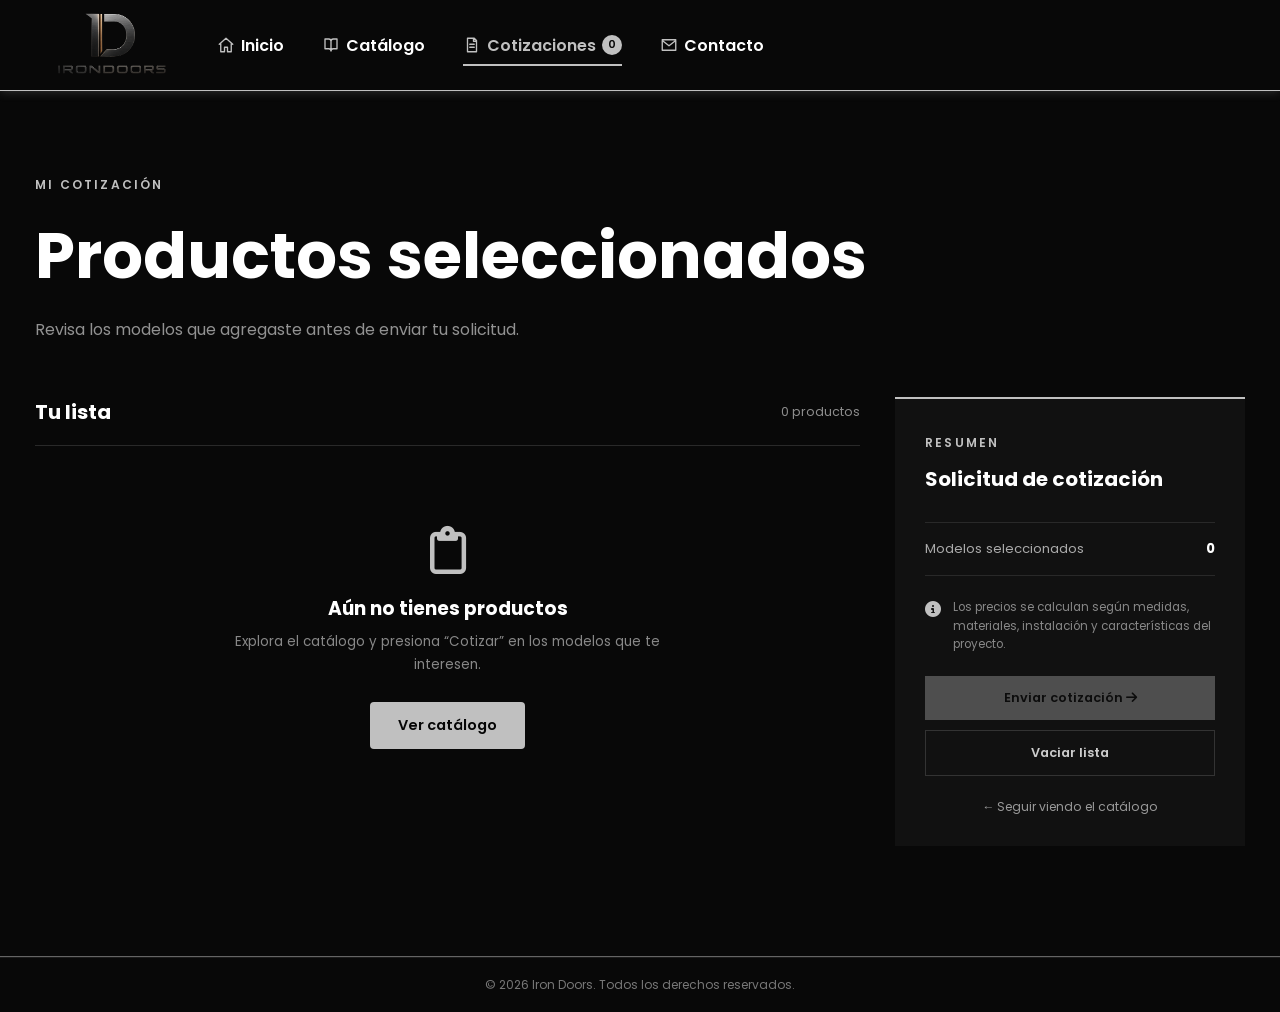
<file: cotizaciones.html>
<!DOCTYPE html>
<html lang="es">
<head>
    <meta charset="UTF-8">
    <meta name="viewport" content="width=device-width, initial-scale=1.0">
    <meta name="description" content="Revisa y envía tu solicitud de cotización a Iron Doors.">
    <title>Mi cotización | Iron Doors</title>
    <link rel="preconnect" href="https://fonts.googleapis.com">
    <link rel="preconnect" href="https://fonts.gstatic.com" crossorigin>
    <link href="https://fonts.googleapis.com/css2?family=Poppins:wght@400;500;600;700&display=swap" rel="stylesheet">
    <link rel="stylesheet" href="https://cdnjs.cloudflare.com/ajax/libs/font-awesome/6.5.1/css/all.min.css">
    <link rel="stylesheet" href="css/base.css">
    <link rel="stylesheet" href="css/cotizaciones.css">
</head>
<body>
    <div class="cargador-pagina" aria-hidden="true"><div class="cargador-logo-marco"><img src="img/logoirondoors2.png" alt=""></div></div>

    <header class="header"><nav class="navbar">
        <a href="index.html" class="logo-link"><img src="img/logoirondoors2.png" alt="Iron Doors" class="logo"></a>
        <ul class="menu">
            <li><a href="index.html"><svg class="menu-icon" viewBox="0 0 24 24" aria-hidden="true"><path d="M3 11 12 3l9 8M5 10v11h5v-6h4v6h5V10"/></svg>Inicio</a></li>
            <li class="menu-dropdown"><a href="catalogo.html"><svg class="menu-icon" viewBox="0 0 24 24" aria-hidden="true"><path d="M4 4h5a3 3 0 0 1 3 3v13a3 3 0 0 0-3-3H4zM20 4h-5a3 3 0 0 0-3 3v13a3 3 0 0 1 3-3h5z"/></svg>Catálogo</a><ul class="submenu"><li><a href="puertas.html">Puertas</a></li><li><a href="portones.html">Portones</a></li><li><a href="cortinas.html">Cortinas Metálicas</a></li></ul></li>
            <li><a href="cotizaciones.html" class="active"><svg class="menu-icon" viewBox="0 0 24 24" aria-hidden="true"><path d="M6 3h9l3 3v15H6zM14 3v4h4M9 11h6M9 15h6"/></svg>Cotizaciones <span class="contador-menu" id="contador-menu">0</span></a></li>
            <li><a href="contacto.html"><svg class="menu-icon" viewBox="0 0 24 24" aria-hidden="true"><path d="M3 5h18v14H3zM3 6l9 7 9-7"/></svg>Contacto</a></li>
        </ul>
    </nav></header>

    <main class="cotizacion-pagina">
        <section class="cotizacion-encabezado">
            <span>MI COTIZACIÓN</span>
            <h1>Productos seleccionados</h1>
            <p>Revisa los modelos que agregaste antes de enviar tu solicitud.</p>
        </section>

        <section class="cotizacion-contenedor">
            <div class="cotizacion-lista-wrap">
                <div class="cotizacion-lista-cabecera"><h2>Tu lista</h2><span id="cantidad-productos">0 productos</span></div>
                <div class="cotizacion-lista" id="cotizacion-lista"></div>
                <div class="cotizacion-vacia" id="cotizacion-vacia">
                    <i class="fa-regular fa-clipboard" aria-hidden="true"></i>
                    <h3>Aún no tienes productos</h3>
                    <p>Explora el catálogo y presiona “Cotizar” en los modelos que te interesen.</p>
                    <a href="catalogo.html" class="btn btn-primary">Ver catálogo</a>
                </div>
            </div>

            <aside class="cotizacion-resumen">
                <span class="resumen-etiqueta">RESUMEN</span>
                <h2>Solicitud de cotización</h2>
                <div class="resumen-fila"><span>Modelos seleccionados</span><strong id="resumen-cantidad">0</strong></div>
                <div class="resumen-nota"><i class="fa-solid fa-circle-info" aria-hidden="true"></i><p>Los precios se calculan según medidas, materiales, instalación y características del proyecto.</p></div>
                <button type="button" class="enviar-cotizacion" id="enviar-cotizacion" disabled>Enviar cotización <i class="fa-solid fa-arrow-right" aria-hidden="true"></i></button>
                <button type="button" class="vaciar-cotizacion" id="vaciar-cotizacion">Vaciar lista</button>
                <a href="catalogo.html" class="seguir-catalogo">← Seguir viendo el catálogo</a>
            </aside>
        </section>
    </main>

    <footer class="footer"><div class="footer-bottom"><p>&copy; 2026 Iron Doors. Todos los derechos reservados.</p></div></footer>
    <script src="js/cotizaciones.js"></script>
    <script src="js/transicion.js"></script>
</body>
</html>
</file>
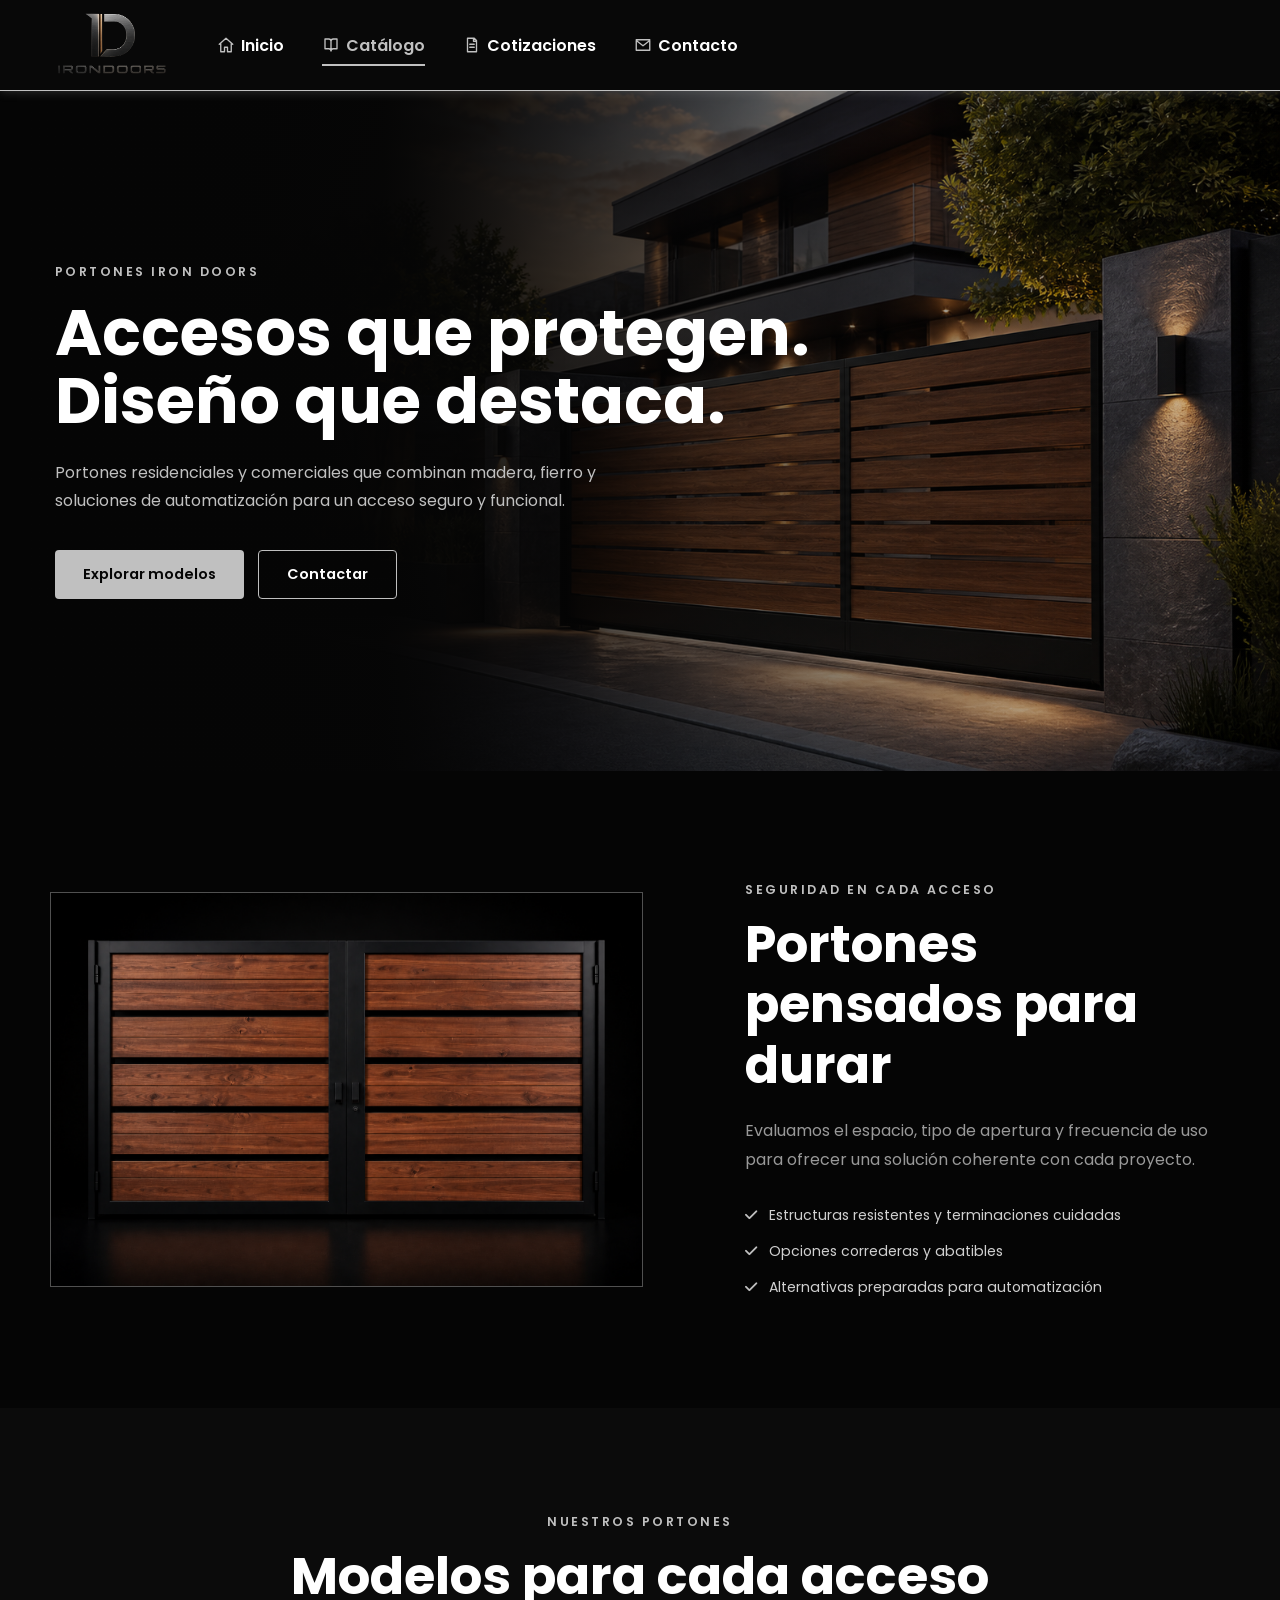
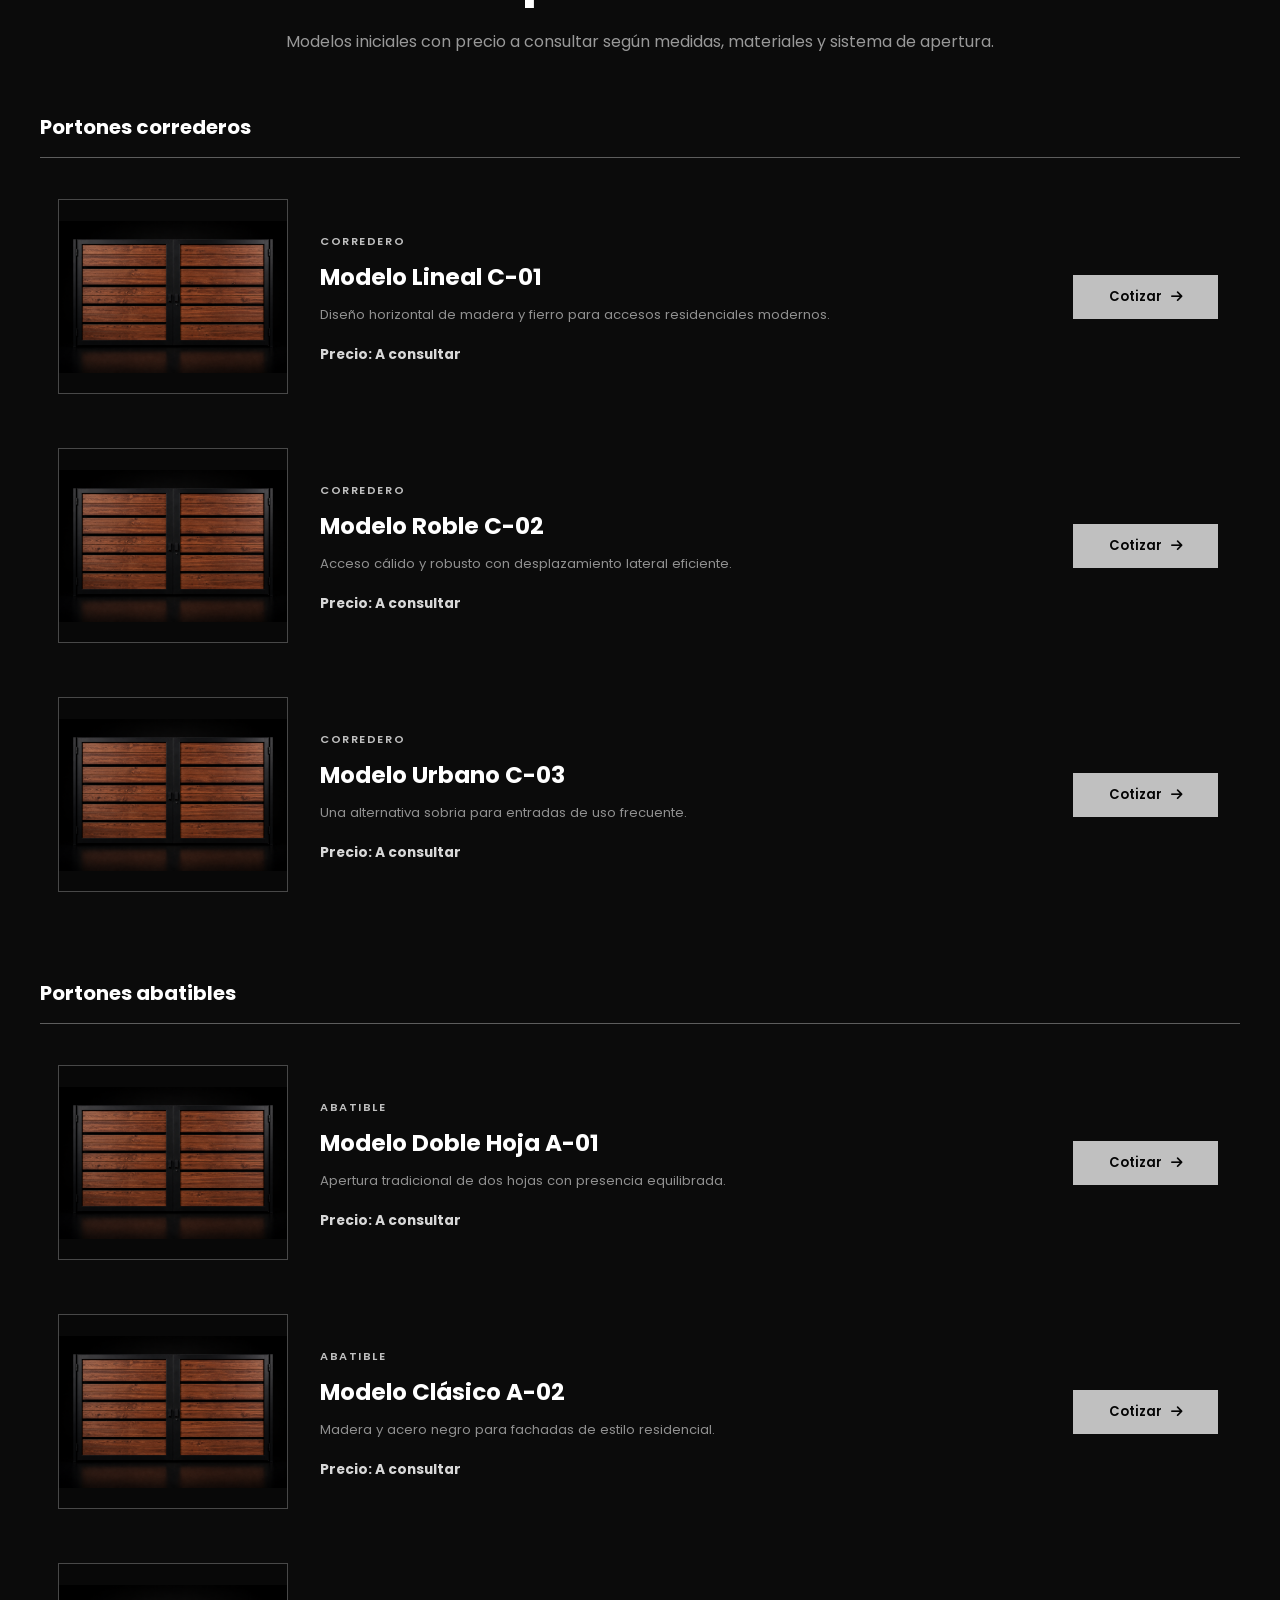
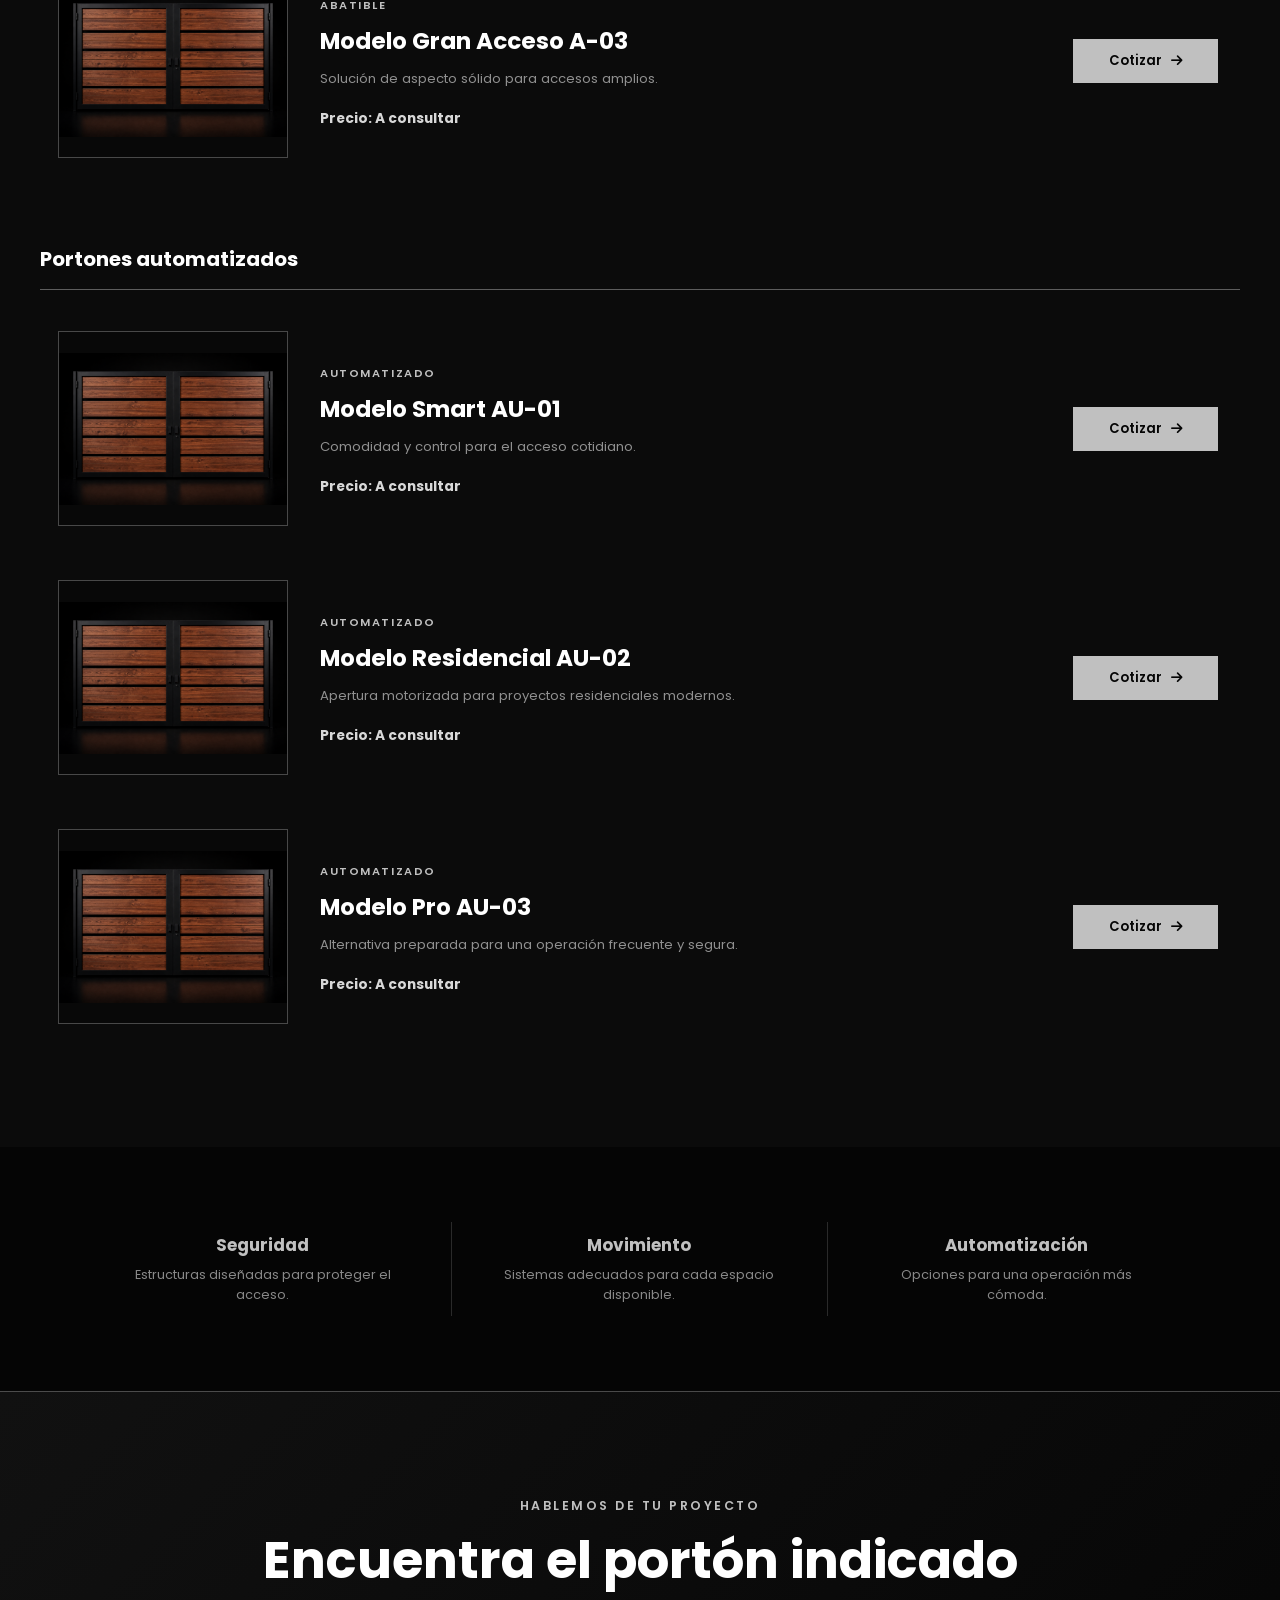
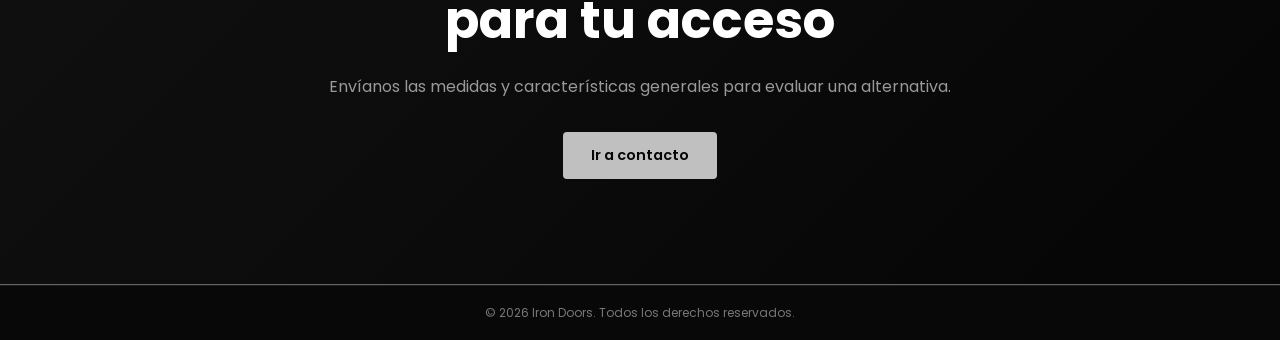
<file: portones.html>
<!DOCTYPE html>
<html lang="es">
<head>
    <meta charset="UTF-8">
    <meta name="viewport" content="width=device-width, initial-scale=1.0">
    <meta name="description" content="Portones Iron Doors para accesos residenciales, comerciales y automatizados.">
    <title>Portones | Iron Doors</title>
    <link rel="preconnect" href="https://fonts.googleapis.com">
    <link rel="preconnect" href="https://fonts.gstatic.com" crossorigin>
    <link href="https://fonts.googleapis.com/css2?family=Poppins:wght@400;500;600;700&display=swap" rel="stylesheet">
    <link rel="stylesheet" href="https://cdnjs.cloudflare.com/ajax/libs/font-awesome/6.5.1/css/all.min.css">
    <link rel="stylesheet" href="css/base.css">
    <link rel="stylesheet" href="css/puertas.css">
    <link rel="stylesheet" href="css/portones.css">
</head>
<body class="pagina-portones">
    <div class="cargador-pagina" aria-hidden="true"><div class="cargador-logo-marco"><img src="img/logoirondoors2.png" alt=""></div></div>
    <header class="header"><nav class="navbar">
        <a href="index.html" class="logo-link"><img src="img/logoirondoors2.png" alt="Iron Doors" class="logo"></a>
        <ul class="menu">
            <li><a href="index.html"><svg class="menu-icon" viewBox="0 0 24 24" aria-hidden="true"><path d="M3 11 12 3l9 8M5 10v11h5v-6h4v6h5V10"/></svg>Inicio</a></li>
            <li class="menu-dropdown"><a href="catalogo.html" class="active"><svg class="menu-icon" viewBox="0 0 24 24" aria-hidden="true"><path d="M4 4h5a3 3 0 0 1 3 3v13a3 3 0 0 0-3-3H4zM20 4h-5a3 3 0 0 0-3 3v13a3 3 0 0 1 3-3h5z"/></svg>Catálogo</a>
                <ul class="submenu"><li><a href="puertas.html">Puertas</a></li><li><a href="portones.html">Portones</a></li><li><a href="cortinas.html">Cortinas Metálicas</a></li></ul>
            </li>
            <li><a href="cotizaciones.html"><svg class="menu-icon" viewBox="0 0 24 24" aria-hidden="true"><path d="M6 3h9l3 3v15H6zM14 3v4h4M9 11h6M9 15h6"/></svg>Cotizaciones</a></li>
            <li><a href="contacto.html"><svg class="menu-icon" viewBox="0 0 24 24" aria-hidden="true"><path d="M3 5h18v14H3zM3 6l9 7 9-7"/></svg>Contacto</a></li>
        </ul>
    </nav></header>

    <main>
        <section class="puertas-hero"><div class="puertas-hero-contenido">
            <span class="etiqueta-dorada">PORTONES IRON DOORS</span>
            <h1>Accesos que protegen.<br>Diseño que destaca.</h1>
            <p>Portones residenciales y comerciales que combinan madera, fierro y soluciones de automatización para un acceso seguro y funcional.</p>
            <div class="puertas-hero-botones"><a href="#tipos" class="btn btn-primary">Explorar modelos</a><a href="contacto.html" class="btn btn-secondary">Contactar</a></div>
        </div></section>

        <section class="puertas-presentacion">
            <div class="puertas-presentacion-imagen"><img src="img/portonmadera.png" alt="Portón de madera y fierro negro"></div>
            <div class="puertas-presentacion-texto"><span class="etiqueta-dorada">SEGURIDAD EN CADA ACCESO</span><h2>Portones pensados para durar</h2><p>Evaluamos el espacio, tipo de apertura y frecuencia de uso para ofrecer una solución coherente con cada proyecto.</p>
                <ul><li><i class="fa-solid fa-check"></i>Estructuras resistentes y terminaciones cuidadas</li><li><i class="fa-solid fa-check"></i>Opciones correderas y abatibles</li><li><i class="fa-solid fa-check"></i>Alternativas preparadas para automatización</li></ul>
            </div>
        </section>

        <section class="tipos-puertas" id="tipos"><div class="titulo-seccion"><span class="etiqueta-dorada">NUESTROS PORTONES</span><h2>Modelos para cada acceso</h2><p>Modelos iniciales con precio a consultar según medidas, materiales y sistema de apertura.</p></div>
            <div class="puertas-lista">
                <h3 class="categoria-titulo">Portones correderos</h3>
                <article class="puerta-producto"><div class="puerta-producto-imagen"><img src="img/portonmadera.png" alt="Portón corredero Lineal C-01"></div><div class="puerta-producto-info"><span class="puerta-tipo">CORREDERO</span><h4>Modelo Lineal C-01</h4><p>Diseño horizontal de madera y fierro para accesos residenciales modernos.</p><strong>Precio: A consultar</strong></div><a href="cotizaciones.html?modelo=Porton-Lineal-C-01" class="btn-cotizar">Cotizar <i class="fa-solid fa-arrow-right"></i></a></article>
                <article class="puerta-producto"><div class="puerta-producto-imagen"><img src="img/portonmadera.png" alt="Portón corredero Roble C-02"></div><div class="puerta-producto-info"><span class="puerta-tipo">CORREDERO</span><h4>Modelo Roble C-02</h4><p>Acceso cálido y robusto con desplazamiento lateral eficiente.</p><strong>Precio: A consultar</strong></div><a href="cotizaciones.html?modelo=Porton-Roble-C-02" class="btn-cotizar">Cotizar <i class="fa-solid fa-arrow-right"></i></a></article>
                <article class="puerta-producto"><div class="puerta-producto-imagen"><img src="img/portonmadera.png" alt="Portón corredero Urbano C-03"></div><div class="puerta-producto-info"><span class="puerta-tipo">CORREDERO</span><h4>Modelo Urbano C-03</h4><p>Una alternativa sobria para entradas de uso frecuente.</p><strong>Precio: A consultar</strong></div><a href="cotizaciones.html?modelo=Porton-Urbano-C-03" class="btn-cotizar">Cotizar <i class="fa-solid fa-arrow-right"></i></a></article>

                <h3 class="categoria-titulo">Portones abatibles</h3>
                <article class="puerta-producto"><div class="puerta-producto-imagen"><img src="img/portonmadera.png" alt="Portón abatible Doble Hoja A-01"></div><div class="puerta-producto-info"><span class="puerta-tipo">ABATIBLE</span><h4>Modelo Doble Hoja A-01</h4><p>Apertura tradicional de dos hojas con presencia equilibrada.</p><strong>Precio: A consultar</strong></div><a href="cotizaciones.html?modelo=Doble-Hoja-A-01" class="btn-cotizar">Cotizar <i class="fa-solid fa-arrow-right"></i></a></article>
                <article class="puerta-producto"><div class="puerta-producto-imagen"><img src="img/portonmadera.png" alt="Portón abatible Clásico A-02"></div><div class="puerta-producto-info"><span class="puerta-tipo">ABATIBLE</span><h4>Modelo Clásico A-02</h4><p>Madera y acero negro para fachadas de estilo residencial.</p><strong>Precio: A consultar</strong></div><a href="cotizaciones.html?modelo=Clasico-A-02" class="btn-cotizar">Cotizar <i class="fa-solid fa-arrow-right"></i></a></article>
                <article class="puerta-producto"><div class="puerta-producto-imagen"><img src="img/portonmadera.png" alt="Portón abatible Gran Acceso A-03"></div><div class="puerta-producto-info"><span class="puerta-tipo">ABATIBLE</span><h4>Modelo Gran Acceso A-03</h4><p>Solución de aspecto sólido para accesos amplios.</p><strong>Precio: A consultar</strong></div><a href="cotizaciones.html?modelo=Gran-Acceso-A-03" class="btn-cotizar">Cotizar <i class="fa-solid fa-arrow-right"></i></a></article>

                <h3 class="categoria-titulo">Portones automatizados</h3>
                <article class="puerta-producto"><div class="puerta-producto-imagen"><img src="img/portonmadera.png" alt="Portón automático Smart AU-01"></div><div class="puerta-producto-info"><span class="puerta-tipo">AUTOMATIZADO</span><h4>Modelo Smart AU-01</h4><p>Comodidad y control para el acceso cotidiano.</p><strong>Precio: A consultar</strong></div><a href="cotizaciones.html?modelo=Smart-AU-01" class="btn-cotizar">Cotizar <i class="fa-solid fa-arrow-right"></i></a></article>
                <article class="puerta-producto"><div class="puerta-producto-imagen"><img src="img/portonmadera.png" alt="Portón automático Residencial AU-02"></div><div class="puerta-producto-info"><span class="puerta-tipo">AUTOMATIZADO</span><h4>Modelo Residencial AU-02</h4><p>Apertura motorizada para proyectos residenciales modernos.</p><strong>Precio: A consultar</strong></div><a href="cotizaciones.html?modelo=Residencial-AU-02" class="btn-cotizar">Cotizar <i class="fa-solid fa-arrow-right"></i></a></article>
                <article class="puerta-producto"><div class="puerta-producto-imagen"><img src="img/portonmadera.png" alt="Portón automático Pro AU-03"></div><div class="puerta-producto-info"><span class="puerta-tipo">AUTOMATIZADO</span><h4>Modelo Pro AU-03</h4><p>Alternativa preparada para una operación frecuente y segura.</p><strong>Precio: A consultar</strong></div><a href="cotizaciones.html?modelo=Pro-AU-03" class="btn-cotizar">Cotizar <i class="fa-solid fa-arrow-right"></i></a></article>
            </div>
        </section>

        <section class="puertas-beneficios"><div><strong>Seguridad</strong><span>Estructuras diseñadas para proteger el acceso.</span></div><div><strong>Movimiento</strong><span>Sistemas adecuados para cada espacio disponible.</span></div><div><strong>Automatización</strong><span>Opciones para una operación más cómoda.</span></div></section>
        <section class="puertas-cta"><span class="etiqueta-dorada">HABLEMOS DE TU PROYECTO</span><h2>Encuentra el portón indicado para tu acceso</h2><p>Envíanos las medidas y características generales para evaluar una alternativa.</p><a href="contacto.html" class="btn btn-primary">Ir a contacto</a></section>
    </main>
    <footer class="footer"><div class="footer-bottom"><p>&copy; 2026 Iron Doors. Todos los derechos reservados.</p></div></footer>
    <script src="js/transicion.js"></script>
</body>
</html>
</file>
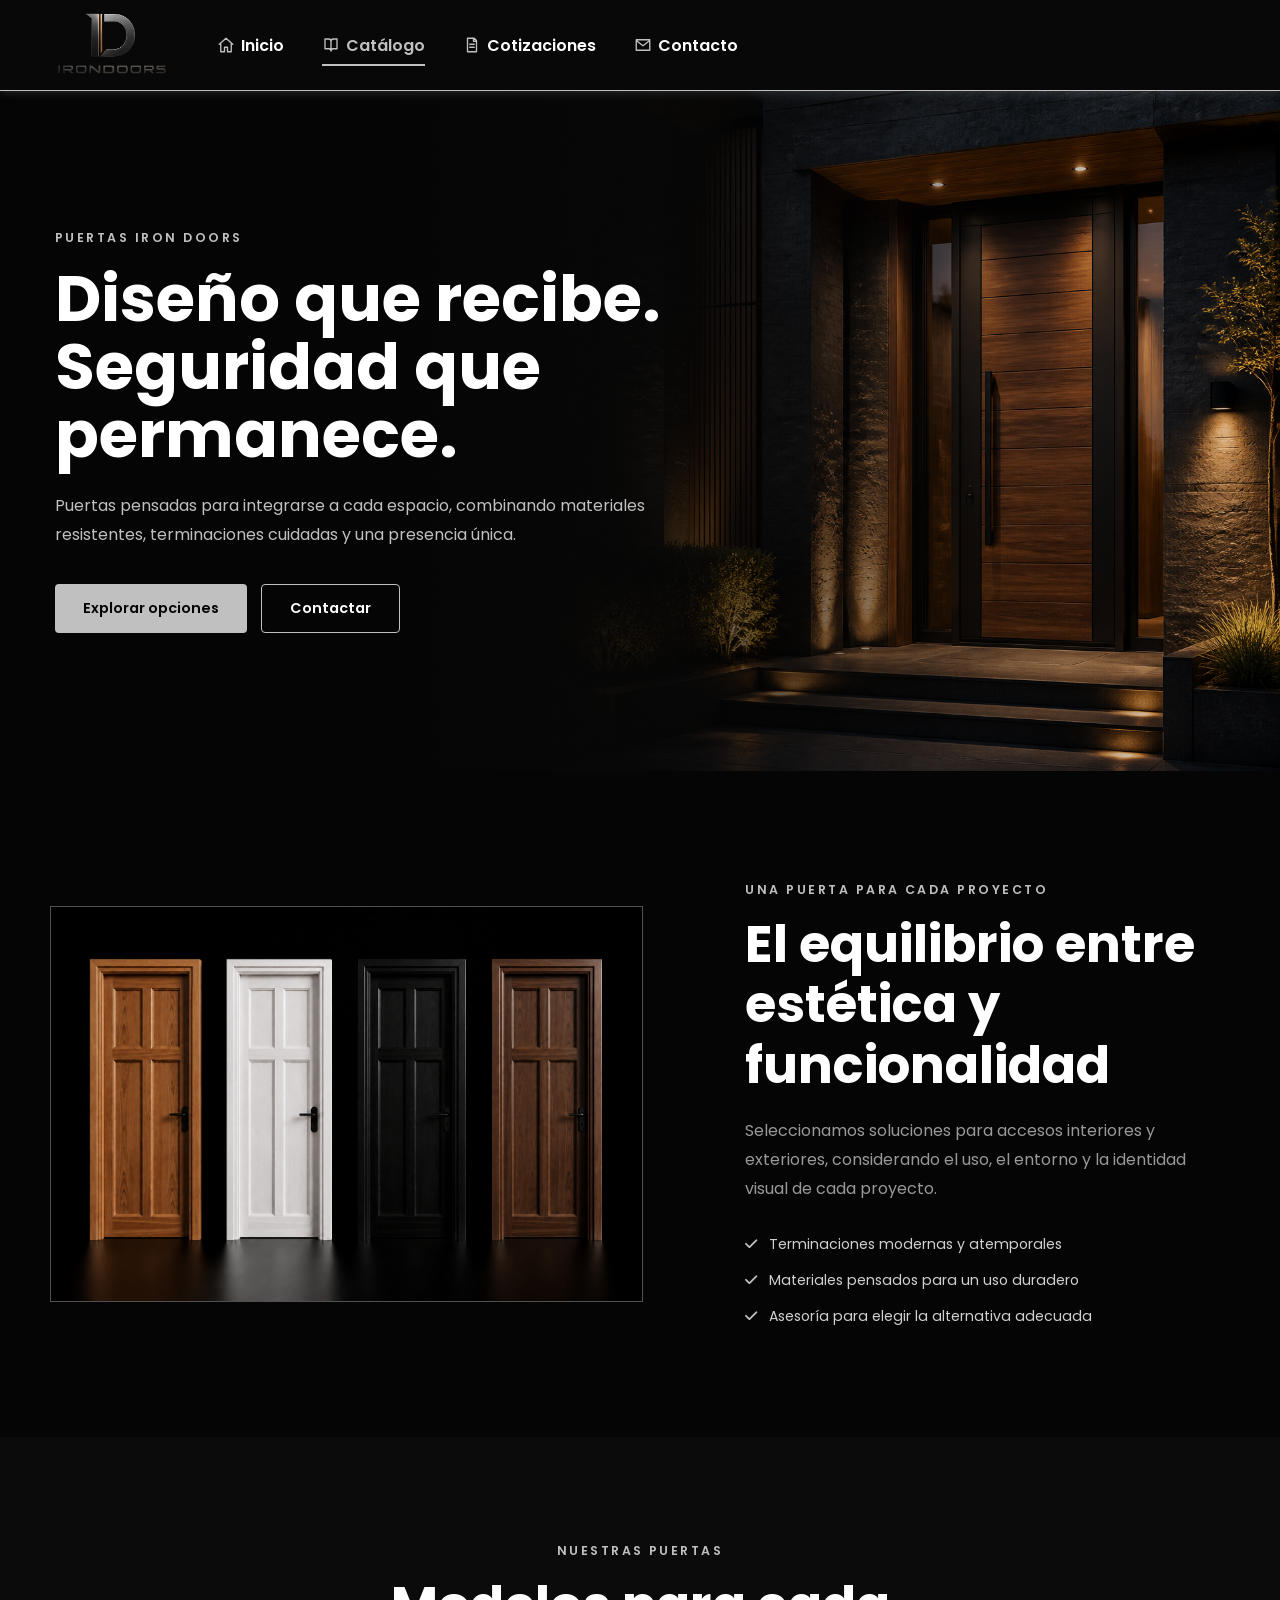
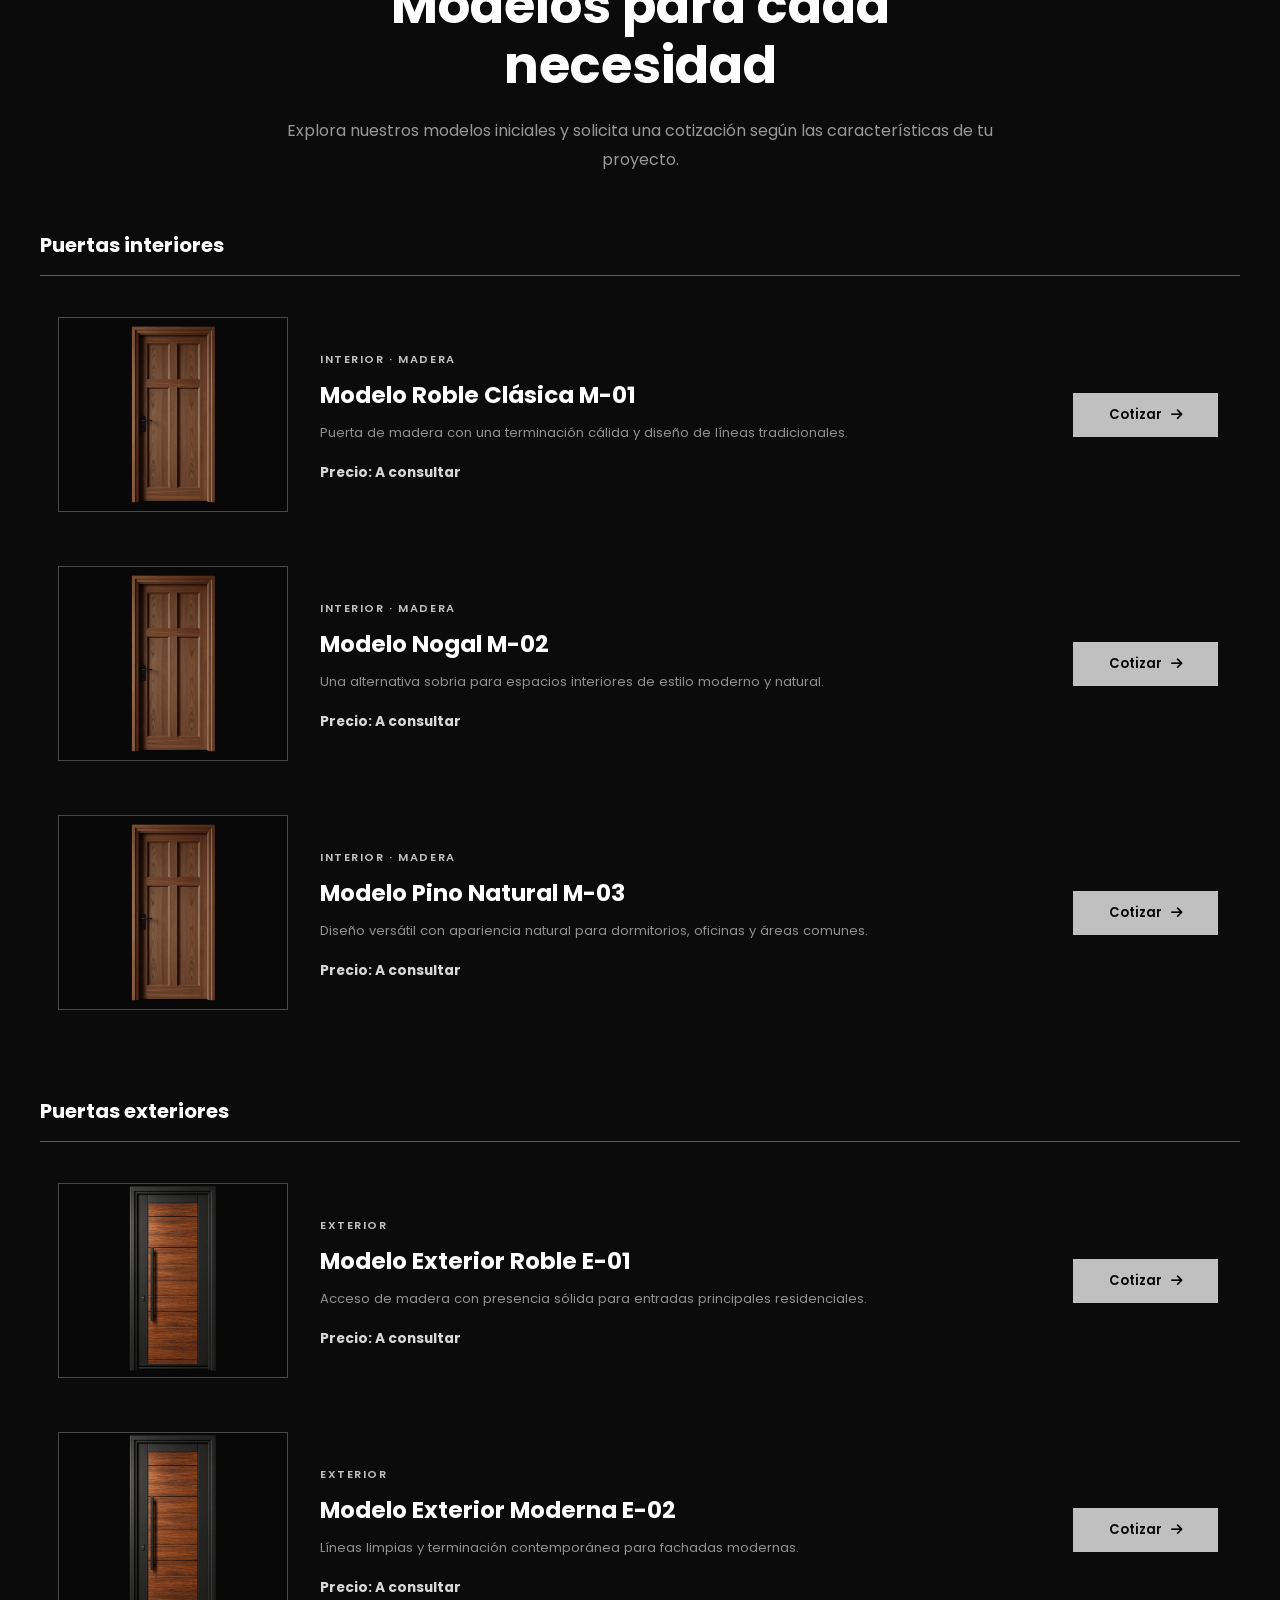
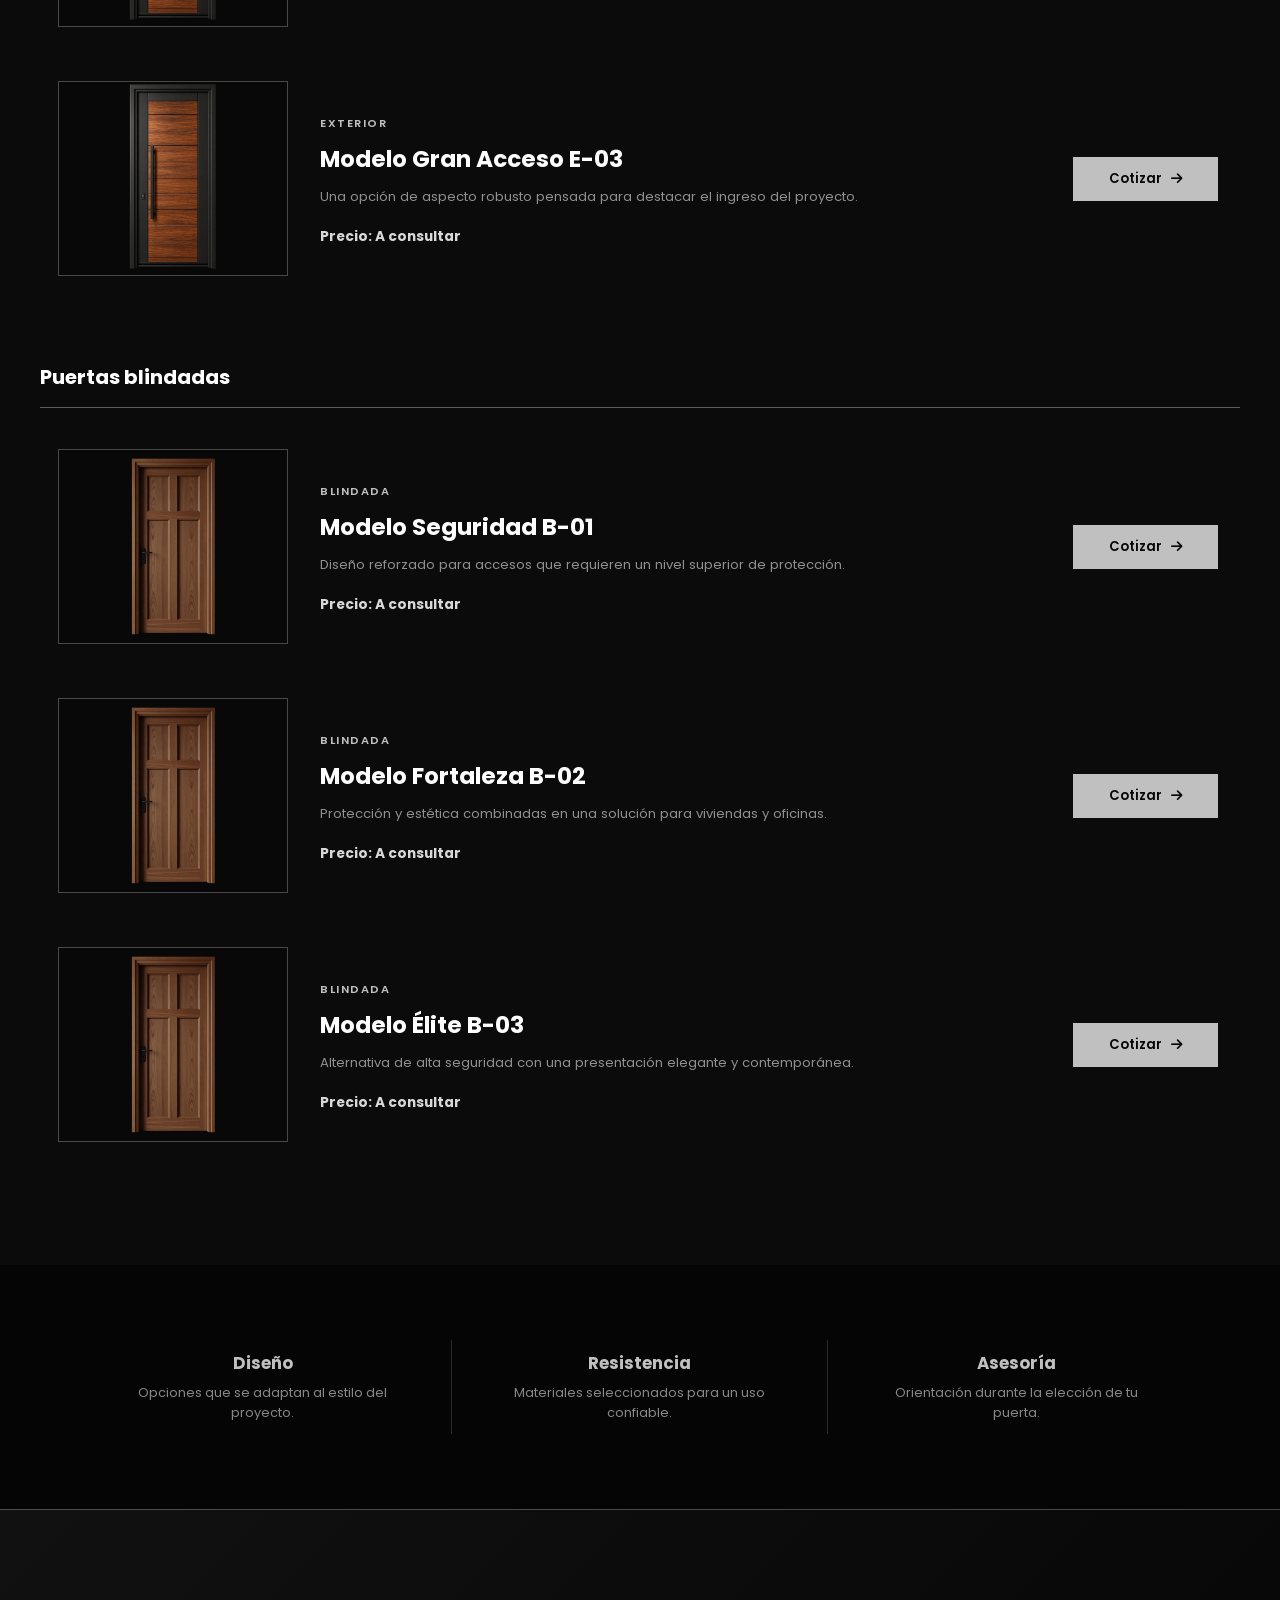
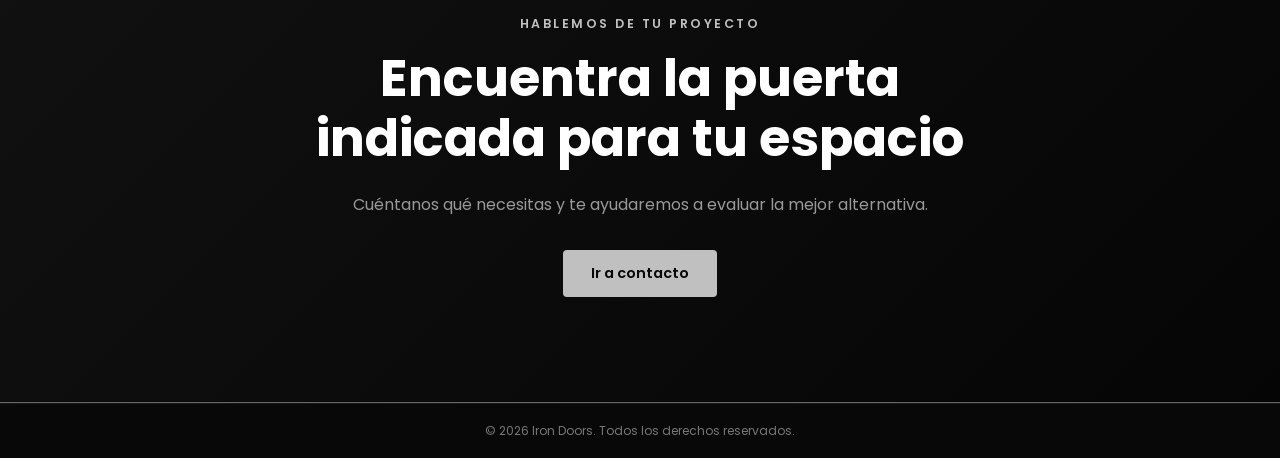
<file: puertas.html>
<!DOCTYPE html>
<html lang="es">

<head>
    <meta charset="UTF-8">
    <meta name="viewport" content="width=device-width, initial-scale=1.0">
    <meta name="description" content="Puertas Iron Doors para interiores, exteriores y proyectos que requieren diseño, resistencia y seguridad.">
    <title>Puertas | Iron Doors</title>

    <link rel="preconnect" href="https://fonts.googleapis.com">
    <link rel="preconnect" href="https://fonts.gstatic.com" crossorigin>
    <link href="https://fonts.googleapis.com/css2?family=Poppins:wght@400;500;600;700&display=swap" rel="stylesheet">
    <link rel="stylesheet" href="https://cdnjs.cloudflare.com/ajax/libs/font-awesome/6.5.1/css/all.min.css">
    <link rel="stylesheet" href="css/base.css">
    <link rel="stylesheet" href="css/puertas.css">
</head>

<body>
    <div class="cargador-pagina" aria-hidden="true">
        <div class="cargador-logo-marco"><img src="img/logoirondoors2.png" alt=""></div>
    </div>

    <header class="header">
        <nav class="navbar">
            <a href="index.html" class="logo-link">
                <img src="img/logoirondoors2.png" alt="Iron Doors" class="logo">
            </a>

            <ul class="menu">
                <li><a href="index.html"><svg class="menu-icon" viewBox="0 0 24 24" aria-hidden="true"><path d="M3 11 12 3l9 8M5 10v11h5v-6h4v6h5V10"/></svg>Inicio</a></li>
                <li class="menu-dropdown">
                    <a href="catalogo.html" class="active"><svg class="menu-icon" viewBox="0 0 24 24" aria-hidden="true"><path d="M4 4h5a3 3 0 0 1 3 3v13a3 3 0 0 0-3-3H4zM20 4h-5a3 3 0 0 0-3 3v13a3 3 0 0 1 3-3h5z"/></svg>Catálogo</a>
                    <ul class="submenu">
                        <li><a href="puertas.html">Puertas</a></li>
                        <li><a href="portones.html">Portones</a></li>
                        <li><a href="cortinas.html">Cortinas Metálicas</a></li>
                    </ul>
                </li>
                <li><a href="cotizaciones.html"><svg class="menu-icon" viewBox="0 0 24 24" aria-hidden="true"><path d="M6 3h9l3 3v15H6zM14 3v4h4M9 11h6M9 15h6"/></svg>Cotizaciones</a></li>
                <li><a href="contacto.html"><svg class="menu-icon" viewBox="0 0 24 24" aria-hidden="true"><path d="M3 5h18v14H3zM3 6l9 7 9-7"/></svg>Contacto</a></li>
            </ul>
        </nav>
    </header>

    <main>
        <section class="puertas-hero">
            <div class="puertas-hero-contenido">
                <span class="etiqueta-dorada">PUERTAS IRON DOORS</span>
                <h1>Diseño que recibe.<br>Seguridad que permanece.</h1>
                <p>Puertas pensadas para integrarse a cada espacio, combinando materiales resistentes, terminaciones cuidadas y una presencia única.</p>
                <div class="puertas-hero-botones">
                    <a href="#tipos" class="btn btn-primary">Explorar opciones</a>
                    <a href="contacto.html" class="btn btn-secondary">Contactar</a>
                </div>
            </div>
        </section>

        <section class="puertas-presentacion">
            <div class="puertas-presentacion-imagen">
                <img src="img/puertasmadera.png" alt="Selección de puertas en distintos colores y terminaciones">
            </div>
            <div class="puertas-presentacion-texto">
                <span class="etiqueta-dorada">UNA PUERTA PARA CADA PROYECTO</span>
                <h2>El equilibrio entre estética y funcionalidad</h2>
                <p>Seleccionamos soluciones para accesos interiores y exteriores, considerando el uso, el entorno y la identidad visual de cada proyecto.</p>
                <ul>
                    <li><i class="fa-solid fa-check" aria-hidden="true"></i>Terminaciones modernas y atemporales</li>
                    <li><i class="fa-solid fa-check" aria-hidden="true"></i>Materiales pensados para un uso duradero</li>
                    <li><i class="fa-solid fa-check" aria-hidden="true"></i>Asesoría para elegir la alternativa adecuada</li>
                </ul>
            </div>
        </section>

        <section class="tipos-puertas" id="tipos">
            <div class="titulo-seccion">
                <span class="etiqueta-dorada">NUESTRAS PUERTAS</span>
                <h2>Modelos para cada necesidad</h2>
                <p>Explora nuestros modelos iniciales y solicita una cotización según las características de tu proyecto.</p>
            </div>

            <div class="puertas-lista">
                <h3 class="categoria-titulo">Puertas interiores</h3>

                <article class="puerta-producto">
                    <div class="puerta-producto-imagen"><img src="img/puertamadera.png" alt="Puerta de madera modelo Roble Clásica M-01"></div>
                    <div class="puerta-producto-info">
                        <span class="puerta-tipo">INTERIOR · MADERA</span>
                        <h4>Modelo Roble Clásica M-01</h4>
                        <p>Puerta de madera con una terminación cálida y diseño de líneas tradicionales.</p>
                        <strong>Precio: A consultar</strong>
                    </div>
                    <a href="cotizaciones.html?modelo=Roble-Clasica-M-01" class="btn-cotizar">Cotizar <i class="fa-solid fa-arrow-right" aria-hidden="true"></i></a>
                </article>

                <article class="puerta-producto">
                    <div class="puerta-producto-imagen"><img src="img/puertamadera.png" alt="Puerta de madera modelo Nogal M-02"></div>
                    <div class="puerta-producto-info">
                        <span class="puerta-tipo">INTERIOR · MADERA</span>
                        <h4>Modelo Nogal M-02</h4>
                        <p>Una alternativa sobria para espacios interiores de estilo moderno y natural.</p>
                        <strong>Precio: A consultar</strong>
                    </div>
                    <a href="cotizaciones.html?modelo=Nogal-M-02" class="btn-cotizar">Cotizar <i class="fa-solid fa-arrow-right" aria-hidden="true"></i></a>
                </article>

                <article class="puerta-producto">
                    <div class="puerta-producto-imagen"><img src="img/puertamadera.png" alt="Puerta de madera modelo Pino Natural M-03"></div>
                    <div class="puerta-producto-info">
                        <span class="puerta-tipo">INTERIOR · MADERA</span>
                        <h4>Modelo Pino Natural M-03</h4>
                        <p>Diseño versátil con apariencia natural para dormitorios, oficinas y áreas comunes.</p>
                        <strong>Precio: A consultar</strong>
                    </div>
                    <a href="cotizaciones.html?modelo=Pino-Natural-M-03" class="btn-cotizar">Cotizar <i class="fa-solid fa-arrow-right" aria-hidden="true"></i></a>
                </article>

                <h3 class="categoria-titulo">Puertas exteriores</h3>

                <article class="puerta-producto">
                    <div class="puerta-producto-imagen"><img src="img/puertaexterior.png" alt="Puerta exterior modelo Roble E-01"></div>
                    <div class="puerta-producto-info"><span class="puerta-tipo">EXTERIOR</span><h4>Modelo Exterior Roble E-01</h4><p>Acceso de madera con presencia sólida para entradas principales residenciales.</p><strong>Precio: A consultar</strong></div>
                    <a href="cotizaciones.html?modelo=Exterior-Roble-E-01" class="btn-cotizar">Cotizar <i class="fa-solid fa-arrow-right" aria-hidden="true"></i></a>
                </article>

                <article class="puerta-producto">
                    <div class="puerta-producto-imagen"><img src="img/puertaexterior.png" alt="Puerta exterior modelo Moderna E-02"></div>
                    <div class="puerta-producto-info"><span class="puerta-tipo">EXTERIOR</span><h4>Modelo Exterior Moderna E-02</h4><p>Líneas limpias y terminación contemporánea para fachadas modernas.</p><strong>Precio: A consultar</strong></div>
                    <a href="cotizaciones.html?modelo=Exterior-Moderna-E-02" class="btn-cotizar">Cotizar <i class="fa-solid fa-arrow-right" aria-hidden="true"></i></a>
                </article>

                <article class="puerta-producto">
                    <div class="puerta-producto-imagen"><img src="img/puertaexterior.png" alt="Puerta exterior modelo Gran Acceso E-03"></div>
                    <div class="puerta-producto-info"><span class="puerta-tipo">EXTERIOR</span><h4>Modelo Gran Acceso E-03</h4><p>Una opción de aspecto robusto pensada para destacar el ingreso del proyecto.</p><strong>Precio: A consultar</strong></div>
                    <a href="cotizaciones.html?modelo=Gran-Acceso-E-03" class="btn-cotizar">Cotizar <i class="fa-solid fa-arrow-right" aria-hidden="true"></i></a>
                </article>

                <h3 class="categoria-titulo">Puertas blindadas</h3>

                <article class="puerta-producto">
                    <div class="puerta-producto-imagen"><img src="img/puertamadera.png" alt="Puerta blindada modelo Seguridad B-01"></div>
                    <div class="puerta-producto-info"><span class="puerta-tipo">BLINDADA</span><h4>Modelo Seguridad B-01</h4><p>Diseño reforzado para accesos que requieren un nivel superior de protección.</p><strong>Precio: A consultar</strong></div>
                    <a href="cotizaciones.html?modelo=Seguridad-B-01" class="btn-cotizar">Cotizar <i class="fa-solid fa-arrow-right" aria-hidden="true"></i></a>
                </article>

                <article class="puerta-producto">
                    <div class="puerta-producto-imagen"><img src="img/puertamadera.png" alt="Puerta blindada modelo Fortaleza B-02"></div>
                    <div class="puerta-producto-info"><span class="puerta-tipo">BLINDADA</span><h4>Modelo Fortaleza B-02</h4><p>Protección y estética combinadas en una solución para viviendas y oficinas.</p><strong>Precio: A consultar</strong></div>
                    <a href="cotizaciones.html?modelo=Fortaleza-B-02" class="btn-cotizar">Cotizar <i class="fa-solid fa-arrow-right" aria-hidden="true"></i></a>
                </article>

                <article class="puerta-producto">
                    <div class="puerta-producto-imagen"><img src="img/puertamadera.png" alt="Puerta blindada modelo Élite B-03"></div>
                    <div class="puerta-producto-info"><span class="puerta-tipo">BLINDADA</span><h4>Modelo Élite B-03</h4><p>Alternativa de alta seguridad con una presentación elegante y contemporánea.</p><strong>Precio: A consultar</strong></div>
                    <a href="cotizaciones.html?modelo=Elite-B-03" class="btn-cotizar">Cotizar <i class="fa-solid fa-arrow-right" aria-hidden="true"></i></a>
                </article>
            </div>
        </section>

        <section class="puertas-beneficios">
            <div><strong>Diseño</strong><span>Opciones que se adaptan al estilo del proyecto.</span></div>
            <div><strong>Resistencia</strong><span>Materiales seleccionados para un uso confiable.</span></div>
            <div><strong>Asesoría</strong><span>Orientación durante la elección de tu puerta.</span></div>
        </section>

        <section class="puertas-cta">
            <span class="etiqueta-dorada">HABLEMOS DE TU PROYECTO</span>
            <h2>Encuentra la puerta indicada para tu espacio</h2>
            <p>Cuéntanos qué necesitas y te ayudaremos a evaluar la mejor alternativa.</p>
            <a href="contacto.html" class="btn btn-primary">Ir a contacto</a>
        </section>
    </main>

    <footer class="footer">
        <div class="footer-bottom"><p>&copy; 2026 Iron Doors. Todos los derechos reservados.</p></div>
    </footer>

    <script src="js/transicion.js"></script>
</body>

</html>
</file>
<file: css/base.css>
/* =========================================
   CONFIGURACIÓN GENERAL
========================================= */

* {
    box-sizing: border-box;
}

html {
    scroll-behavior: smooth;
}

body {
    margin: 0;
    font-family: 'Poppins', sans-serif;
    background-color: #050505;
    color: #ffffff;
}

a {
    text-decoration: none;
}

img {
    max-width: 100%;
}


/* =========================================
   PANTALLA DE CARGA
========================================= */

.cargador-pagina {
    position: fixed;
    inset: 0;
    z-index: 9999;
    display: flex;
    align-items: center;
    justify-content: center;
    background-color: #050505;
    opacity: 1;
    visibility: visible;
    transition: opacity 0.35s ease, visibility 0.35s ease;
}

.cargador-pagina.oculto {
    opacity: 0;
    visibility: hidden;
    pointer-events: none;
}

.cargador-logo-marco {
    width: 280px;
    height: 150px;
    display: flex;
    align-items: center;
    overflow: hidden;
    animation: pulso-logo 1.25s ease-in-out infinite;
}

.cargador-logo-marco img {
    width: 280px;
    max-width: none;
    height: auto;
    display: block;
}

@keyframes pulso-logo {
    0%, 100% {
        opacity: 0.55;
        transform: scale(0.96);
    }
    50% {
        opacity: 1;
        transform: scale(1);
    }
}

@media (prefers-reduced-motion: reduce) {
    .cargador-logo-marco {
        animation: none;
    }
}


/* =========================================
   HEADER
========================================= */

.header {
    width: 100%;
    background-color: #080808;
    border-bottom: 1px solid #c0c0c0;
    box-shadow: 0 0 10px rgba(192, 192, 192, 0.25);
    position: relative;
    z-index: 1000;
}


/* =========================================
   NAVBAR
========================================= */

.navbar {
    width: 100%;
    min-height: 90px;
    margin: 0 auto;
    padding: 8px 35px;

    display: flex;
    align-items: center;
    justify-content: flex-start;

    gap: 32px;
}


/* =========================================
   LOGO
========================================= */

.logo-link {
    display: flex;
    align-items: center;
    justify-content: center;

    width: 150px;
    height: 72px;
    overflow: hidden;
}

.logo {
    width: 150px;
    max-width: none;
    height: auto;
    display: block;
}


/* =========================================
   MENÚ
========================================= */

.menu {
    list-style: none;

    display: flex;
    align-items: center;
    justify-content: flex-start;

    gap: 38px;

    margin: 0;
    padding: 0;
}

.menu li {
    margin: 0;
    padding: 0;
}

.menu a {
    position: relative;

    display: inline-flex;
    align-items: center;
    gap: 6px;

    color: #ffffff;

    font-size: 1rem;
    font-weight: 600;

    padding: 8px 0;

    transition:
        color 0.3s ease,
        transform 0.3s ease;
}


/* Línea debajo del enlace */

.menu a::after {
    content: "";

    position: absolute;

    left: 0;
    bottom: 0;

    width: 100%;
    height: 2px;

    background-color: #c0c0c0;

    transform: scaleX(0);
    transform-origin: right;

    transition: transform 0.3s ease;
}


/* Hover */

.menu a:hover {
    color: #c0c0c0;
}

.menu a:hover::after {
    transform: scaleX(1);
    transform-origin: left;
}


/* Página actual */

.menu a.active {
    color: #c0c0c0;
}

.menu a.active::after {
    transform: scaleX(1);
}


/* =========================================
   BOTONES GENERALES
========================================= */

.btn {
    display: inline-flex;
    align-items: center;
    justify-content: center;

    padding: 13px 28px;

    border-radius: 4px;

    font-family: 'Poppins', sans-serif;
    font-size: 0.9rem;
    font-weight: 600;

    transition:
        background-color 0.3s ease,
        color 0.3s ease,
        transform 0.3s ease,
        box-shadow 0.3s ease;
}

.btn:hover {
    transform: translateY(-2px);
}


/* Botón dorado */

.btn-primary {
    background-color: #c0c0c0;
    color: #050505;
}

.btn-primary:hover {
    background-color: #e0e0e0;
    box-shadow: 0 5px 20px rgba(192, 192, 192, 0.25);
}


/* Botón transparente */

.btn-secondary {
    background-color: transparent;
    color: #ffffff;

    border: 1px solid #c0c0c0;
}

.btn-secondary:hover {
    background-color: #c0c0c0;
    color: #050505;
}


/* =========================================
   FOOTER
========================================= */

.footer {
    background-color: #080808;
    border-top: 1px solid rgba(192, 192, 192, 0.5);

    margin-top: 0;
}


.footer-contenido {
    max-width: 1200px;

    margin: 0 auto;

    padding: 55px 30px;

    display: grid;

    grid-template-columns:
        2fr
        1fr
        1fr;

    gap: 60px;
}


/* Columnas */

.footer-columna {
    display: flex;
    flex-direction: column;
    align-items: flex-start;
}

.footer-columna h3 {
    margin: 0 0 20px;

    color: #c0c0c0;

    font-size: 1rem;
    font-weight: 600;

    text-transform: uppercase;
    letter-spacing: 0.08em;
}

.footer-columna p {
    margin: 5px 0;

    color: #bdbdbd;

    font-size: 0.85rem;
    font-weight: 400;

    line-height: 1.7;
}

.footer-columna a {
    margin: 4px 0;

    color: #bdbdbd;

    font-size: 0.85rem;

    transition: color 0.3s ease;
}

.footer-columna a:hover {
    color: #c0c0c0;
}


/* Logo footer */

.footer-logo {
    width: 100px;
    height: auto;

    margin-bottom: 18px;
}


/* Iconos */

.footer-columna i {
    width: 22px;

    color: #c0c0c0;
}


/* =========================================
   FOOTER BOTTOM
========================================= */

.footer-bottom {
    border-top: 1px solid rgba(255, 255, 255, 0.08);

    text-align: center;

    padding: 18px 20px;
}

.footer-bottom p {
    margin: 0;

    color: #777;

    font-size: 0.75rem;
    font-weight: 400;
}


/* =========================================
   RESPONSIVE
========================================= */

@media (max-width: 1100px) {

    .navbar {
        padding: 8px 20px;
        gap: 24px;
    }

    .menu {
        gap: 20px;
    }

    .menu a {
        font-size: 0.9rem;
    }

}


@media (max-width: 850px) {

    .navbar {
        display: flex;
        flex-direction: column;
        align-items: flex-start;

        padding: 10px 20px;
    }

    .menu {
        width: 100%;

        justify-content: flex-start;

        flex-wrap: wrap;

        gap: 15px 25px;
    }

    .footer-contenido {
        grid-template-columns: 1fr 1fr;

        gap: 40px;
    }

    .footer-columna:first-child {
        grid-column: 1 / -1;
    }

}


@media (max-width: 600px) {

    .navbar {
        min-height: auto;
    }

    .logo {
        width: 140px;
    }

    .logo-link {
        width: 140px;
        height: 68px;
    }

    .menu {
        gap: 10px 18px;
    }

    .menu a {
        font-size: 0.85rem;
    }

    .footer-contenido {
        grid-template-columns: 1fr;

        padding: 40px 25px;

        gap: 35px;
    }

    .footer-columna:first-child {
        grid-column: auto;
    }

}

.menu-icon {
    color: #c0c0c0;
    width: 18px;
    height: 18px;
    flex: 0 0 18px;
    fill: none;
    stroke: currentColor;
    stroke-width: 1.8;
    stroke-linecap: round;
    stroke-linejoin: round;
}


/* Submenú del catálogo */

.menu-dropdown {
    position: relative;
}

.submenu {
    position: absolute;
    top: calc(100% + 14px);
    left: 0;

    min-width: 185px;
    margin: 0;
    padding: 6px;

    list-style: none;
    background-color: #ffffff;
    border: 1px solid #c0c0c0;
    border-radius: 0;
    box-shadow: 0 14px 35px rgba(0, 0, 0, 0.55);

    opacity: 0;
    visibility: hidden;
    transform: translateY(-8px);
    pointer-events: none;

    transition:
        opacity 0.25s ease,
        visibility 0.25s ease,
        transform 0.25s ease;
}

.submenu::before {
    content: "";
    position: absolute;
    right: 0;
    bottom: 100%;
    left: 0;
    height: 15px;
}

.menu-dropdown:hover .submenu,
.menu-dropdown:focus-within .submenu {
    opacity: 1;
    visibility: visible;
    transform: translateY(0);
    pointer-events: auto;
}

.submenu li {
    width: 100%;
}

.submenu a {
    width: 100%;
    padding: 8px 9px;
    border-radius: 0;
    color: #111111;
    font-size: 0.78rem;
    white-space: nowrap;
}

.submenu a::after {
    display: none;
}

.submenu a:hover,
.submenu a:focus {
    color: #050505;
    background-color: rgba(192, 192, 192, 0.22);
}
</file>
<file: css/index.css>
/* =========================================
   HERO
========================================= */

.hero {
    position: relative;

    min-height: 50px;
    background-color: #000000;

    background:
        linear-gradient(
            to right,
            #000000 0%,
            #000000 25%,
            rgba(0, 0, 0, 0.93) 38%,
            rgba(0, 0, 0, 0.62) 54%,
            rgba(0, 0, 0, 0.14) 76%,
            rgba(0, 0, 0, 0.02) 100%
        ),
        url("../img/imageninicio.png") right center / auto 100% no-repeat;

    display: flex;
    align-items: center;
}


.hero-overlay {
    width: 100%;
}


.hero-content {
    max-width: 1600px;

    margin: 0 auto;

    padding: 80px 40px;
}


.hero-subtitle {
    margin: 0 0 15px;

    color: #c0c0c0;

    font-size: 0.9rem;
    font-weight: 600;

    letter-spacing: 0.2em;
}


.hero h1 {
    max-width: 750px;

    margin: 0 0 25px;

    color: #ffffff;

    font-size: clamp(2.5rem, 5vw, 4.5rem);

    font-weight: 700;

    line-height: 1.1;

    letter-spacing: 0.02em;
}


.hero-description {
    max-width: 600px;

    margin: 0 0 35px;

    color: #dddddd;

    font-size: 1.05rem;
    font-weight: 400;

    line-height: 1.8;
}


.hero-buttons {
    display: flex;

    align-items: center;

    gap: 15px;

    flex-wrap: wrap;
}


/* =========================================
   PRESENTACIÓN
========================================= */

.presentacion {
    background-color: #050505;

    padding: 110px 25px;

    text-align: center;
}


.presentacion-contenido {
    max-width: 850px;

    margin: 0 auto;
}


.seccion-etiqueta {
    display: block;

    margin-bottom: 15px;

    color: #c0c0c0;

    font-size: 0.8rem;
    font-weight: 600;

    letter-spacing: 0.2em;
}


.presentacion h2,
.seccion-titulo h1,
.seccion-titulo h2,
.seccion-cotizacion h2 {
    margin: 0 0 25px;

    color: #ffffff;

    font-size: clamp(2rem, 4vw, 3rem);

    line-height: 1.2;
}


.presentacion p {
    margin: 0 auto 18px;

    color: #bdbdbd;

    font-size: 0.95rem;
    font-weight: 400;

    line-height: 1.9;
}


.link-dorado {
    display: inline-flex;

    align-items: center;

    gap: 10px;

    margin-top: 15px;

    color: #c0c0c0;

    font-size: 0.9rem;
    font-weight: 600;

    transition:
        gap 0.3s ease,
        color 0.3s ease;
}


.link-dorado:hover {
    color: #e0e0e0;

    gap: 15px;
}


/* =========================================
   PRODUCTOS
========================================= */

.productos {
    background-color: #0b0b0b;

    padding: 100px 25px;
}


.seccion-titulo {
    max-width: 800px;

    margin: 0 auto 55px;

    text-align: center;
}


.seccion-titulo p {
    margin: 0;

    color: #999999;

    font-size: 0.95rem;
    font-weight: 400;
}


/* Grid */

.productos-grid {
    max-width: 1200px;

    margin: 0 auto;

    display: grid;

    grid-template-columns:
        repeat(3, 1fr);

    gap: 25px;
}


/* =========================================
   TARJETAS DE PRODUCTOS
========================================= */

.producto-card {
    overflow: hidden;

    background-color: #111111;

    border: 1px solid rgba(192, 192, 192, 0.35);

    border-radius: 8px;

    transition:
        transform 0.3s ease,
        border-color 0.3s ease,
        box-shadow 0.3s ease;
}


.producto-card:hover {
    transform: translateY(-7px);

    border-color: #c0c0c0;

    box-shadow:
        0 15px 35px rgba(0, 0, 0, 0.5);
}


/* Imagen */

.producto-imagen {
    width: 100%;

    height: 270px;

    overflow: hidden;

    background-color: #080808;
}


.producto-imagen img {
    width: 100%;
    height: 100%;

    display: block;

    object-fit: contain;

    transition: filter 0.4s ease;
}
.producto-card:hover .producto-imagen img {
    filter: brightness(1.08);
}


/* Contenido */

.producto-contenido {
    padding: 28px;
}


.producto-contenido h3 {
    margin: 0 0 12px;

    color: #ffffff;

    font-size: 1.3rem;
}


.producto-contenido p {
    min-height: 75px;

    margin: 0 0 20px;

    color: #999999;

    font-size: 0.85rem;
    font-weight: 400;

    line-height: 1.7;
}


.producto-link {
    display: inline-flex;

    align-items: center;

    gap: 10px;

    color: #c0c0c0;

    font-size: 0.85rem;
    font-weight: 600;

    transition: gap 0.3s ease;
}


.producto-link:hover {
    gap: 15px;
}


/* =========================================
   TARJETA SIN IMAGEN
========================================= */

.producto-card-sin-imagen {
    display: flex;

    flex-direction: column;
}


.producto-icono {
    height: 270px;

    display: flex;

    align-items: center;
    justify-content: center;

    background:
        linear-gradient(
            135deg,
            #151515,
            #080808
        );
}


.producto-icono i {
    color: #c0c0c0;

    font-size: 5rem;
}


/* =========================================
   SECCIÓN COTIZACIÓN
========================================= */

.seccion-cotizacion {
    position: relative;

    padding: 110px 25px;

    background:
        linear-gradient(
            rgba(0, 0, 0, 0.82),
            rgba(0, 0, 0, 0.92)
        ),
        url("../img/portonmadera.png") center / cover no-repeat;

    text-align: center;
}


.cotizacion-contenido {
    max-width: 750px;

    margin: 0 auto;
}


.seccion-cotizacion p {
    max-width: 650px;

    margin: 0 auto 30px;

    color: #bdbdbd;

    font-size: 0.95rem;
    font-weight: 400;

    line-height: 1.8;
}


/* =========================================
   RESPONSIVE
========================================= */

@media (max-width: 900px) {

    .hero {
        min-height: 600px;
        background:
            linear-gradient(
                to right,
                #000000 0%,
                rgba(0, 0, 0, 0.94) 35%,
                rgba(0, 0, 0, 0.58) 72%,
                rgba(0, 0, 0, 0.32) 100%
            ),
            url("../img/imageninicio.png") 65% center / cover no-repeat;
    }

    .hero-content {
        padding: 70px 30px;
    }

    .productos-grid {
        grid-template-columns: 1fr 1fr;
    }

}


@media (max-width: 650px) {

    .hero {
        min-height: 600px;
        background:
            linear-gradient(
                rgba(0, 0, 0, 0.68),
                rgba(0, 0, 0, 0.86)
            ),
            url("../img/imageninicio.png") 58% center / cover no-repeat;
    }

    .hero-content {
        padding: 60px 25px;
    }

    .hero h1 {
        font-size: 2.5rem;
    }

    .hero-description {
        font-size: 0.9rem;
    }

    .hero-buttons {
        flex-direction: column;

        align-items: flex-start;
    }

    .productos-grid {
        grid-template-columns: 1fr;
    }

    .presentacion,
    .productos,
    .seccion-cotizacion {
        padding-top: 75px;
        padding-bottom: 75px;
    }

}
</file>
<file: css/catalogo.css>
.catalogo-completo {
    padding: 105px 35px;
    background-color: #080808;
    border-top: 1px solid rgba(192, 192, 192, 0.25);
}

.catalogo-completo-titulo {
    max-width: 760px;
    margin: 0 auto 70px;
    text-align: center;
}

.catalogo-completo-titulo > span,
.catalogo-grupo-etiqueta {
    color: #c0c0c0;
    font-size: 0.75rem;
    font-weight: 600;
    letter-spacing: 0.18em;
}

.catalogo-completo-titulo h2 {
    margin: 14px 0 18px;
    font-size: clamp(2rem, 4vw, 3.2rem);
}

.catalogo-completo-titulo p {
    margin: 0;
    color: #929292;
}

.catalogo-grupo {
    max-width: 1250px;
    margin: 0 auto 95px;
}

.catalogo-grupo:last-child {
    margin-bottom: 0;
}

.catalogo-grupo-cabecera {
    margin-bottom: 30px;
    padding-bottom: 18px;
    display: flex;
    align-items: end;
    justify-content: space-between;
    gap: 25px;
    border-bottom: 1px solid rgba(192, 192, 192, 0.45);
}

.catalogo-grupo-cabecera h3 {
    margin: 7px 0 0;
    font-size: 1.7rem;
}

.catalogo-grupo-cabecera > a {
    color: #aaa;
    font-size: 0.78rem;
}

.catalogo-grupo-cabecera > a:hover {
    color: #c0c0c0;
}

.catalogo-modelos {
    display: grid;
    grid-template-columns: repeat(3, 1fr);
    gap: 22px;
}

.catalogo-modelo {
    min-width: 0;
    background-color: #101010;
    border-bottom: 2px solid transparent;
    transition: transform 0.3s ease, border-color 0.3s ease;
}

.catalogo-modelo:hover {
    transform: translateY(-5px);
    border-color: #c0c0c0;
}

.catalogo-modelo-imagen {
    height: 245px;
    padding: 16px;
    display: flex;
    align-items: center;
    justify-content: center;
    overflow: hidden;
    background-color: #050505;
}

.catalogo-modelo-imagen img {
    width: 100%;
    height: 100%;
    object-fit: contain;
}

.catalogo-modelo-info {
    padding: 23px;
}

.catalogo-modelo-tipo {
    color: #c0c0c0;
    font-size: 0.66rem;
    font-weight: 600;
    letter-spacing: 0.12em;
}

.catalogo-modelo h4 {
    min-height: 50px;
    margin: 8px 0 12px;
    font-size: 1.05rem;
}

.catalogo-modelo-precio {
    display: block;
    margin-bottom: 20px;
    color: #9b9b9b;
    font-size: 0.76rem;
}

.catalogo-modelo-acciones {
    display: flex;
    align-items: center;
    justify-content: space-between;
    gap: 12px;
}

.catalogo-modelo-acciones a:first-child {
    color: #aaa;
    font-size: 0.74rem;
}

.catalogo-cotizar {
    padding: 9px 15px;
    color: #050505;
    background-color: #c0c0c0;
    font-size: 0.73rem;
    font-weight: 600;
}

.catalogo-cotizar:hover {
    background-color: #e0e0e0;
}

@media (max-width: 900px) {
    .catalogo-modelos { grid-template-columns: repeat(2, 1fr); }
}

@media (max-width: 600px) {
    .catalogo-completo { padding: 75px 22px; }
    .catalogo-modelos { grid-template-columns: 1fr; }
    .catalogo-grupo-cabecera { align-items: flex-start; flex-direction: column; }
    .catalogo-modelo-imagen { height: 280px; }
}
</file>
<file: css/contacto.css>
.contacto-portada {
    min-height: 650px;
    display: grid;
    grid-template-columns: minmax(430px, 42%) 1fr;
    background-color: #050505;
}

.contacto-resumen {
    padding: 55px clamp(35px, 6vw, 110px);
    display: flex;
    flex-direction: column;
    justify-content: center;
}

.volver {
    align-self: flex-start;
    margin-bottom: 55px;
    color: #bdbdbd;
    font-size: 0.82rem;
    font-weight: 500;
}

.volver:hover,
.contacto-accesos a:hover {
    color: #c0c0c0;
}

.contacto-etiqueta {
    color: #c0c0c0;
    font-size: 0.78rem;
    font-weight: 600;
    letter-spacing: 0.2em;
}

.contacto-resumen h1 {
    max-width: 520px;
    margin: 15px 0 20px;
    font-size: clamp(2.3rem, 4vw, 4rem);
    line-height: 1.12;
}

.contacto-intro {
    max-width: 540px;
    margin: 0;
    color: #a8a8a8;
    font-size: 0.95rem;
    line-height: 1.8;
}

.contacto-accesos {
    display: flex;
    gap: 32px;
    margin: 35px 0 45px;
}

.contacto-accesos a {
    color: #ffffff;
    font-size: 0.85rem;
    font-weight: 600;
}

.contacto-accesos span {
    margin-left: 8px;
    color: #c0c0c0;
}

.contacto-datos {
    display: grid;
    gap: 22px;
}

.contacto-dato,
.horarios {
    display: flex;
    align-items: center;
    gap: 16px;
}

.contacto-dato i,
.horarios i {
    width: 42px;
    color: #c0c0c0;
    font-size: 1.5rem;
    text-align: center;
}

.contacto-dato div,
.horarios div {
    display: flex;
    flex-direction: column;
    gap: 3px;
}

.contacto-dato strong,
.horarios strong {
    font-size: 0.86rem;
}

.contacto-dato span,
.horarios span {
    color: #888888;
    font-size: 0.76rem;
}

.contacto-imagen {
    min-width: 0;
    overflow: hidden;
}

.contacto-imagen img {
    width: 100%;
    height: 100%;
    display: block;
    object-fit: cover;
    object-position: 18% center;
}

.contacto-formulario-seccion {
    max-width: 1300px;
    margin: 0 auto;
    padding: 100px 45px;
    display: grid;
    grid-template-columns: 0.8fr 1.2fr;
    gap: clamp(60px, 9vw, 140px);
}

.formulario-encabezado h2 {
    margin: 12px 0 18px;
    font-size: clamp(2.1rem, 4vw, 3.4rem);
}

.formulario-encabezado > p {
    margin: 0 0 45px;
    color: #999999;
    line-height: 1.8;
}

.contacto-form {
    display: grid;
    gap: 20px;
}

.campo-doble {
    display: grid;
    grid-template-columns: 1fr 1fr;
    gap: 18px;
}

.contacto-form label {
    display: grid;
    gap: 8px;
    color: #d6d6d6;
    font-size: 0.78rem;
    font-weight: 500;
}

.contacto-form label > span {
    display: contents;
    color: #c0c0c0;
}

.contacto-form input,
.contacto-form textarea {
    width: 100%;
    padding: 14px 15px;
    color: #ffffff;
    font: inherit;
    background-color: #111111;
    border: 1px solid #2b2b2b;
    border-radius: 0;
    outline: none;
    resize: vertical;
}

.contacto-form input:focus,
.contacto-form textarea:focus {
    border-color: #c0c0c0;
    box-shadow: 0 0 0 2px rgba(192, 192, 192, 0.12);
}

.contacto-form .btn {
    justify-self: start;
    border: 0;
    cursor: pointer;
    gap: 10px;
}

.mensaje-exito {
    display: none;
    position: fixed;
    inset: 0;
    z-index: 3000;
    align-items: center;
    justify-content: center;
    padding: 25px;
    background-color: rgba(0, 0, 0, 0.75);
    backdrop-filter: blur(4px);
}

.mensaje-exito.visible {
    display: flex;
}

.mensaje-exito-contenido {
    width: min(390px, 100%);
    padding: 38px 30px 30px;
    display: flex;
    flex-direction: column;
    align-items: center;
    color: #ffffff;
    text-align: center;
    background-color: #111111;
    border: 1px solid #c0c0c0;
    box-shadow: 0 22px 70px rgba(0, 0, 0, 0.65);
    animation: aparecer-mensaje 0.35s ease both;
}

.mensaje-exito-contenido > i {
    width: 72px;
    height: 72px;
    margin-bottom: 22px;
    display: flex;
    align-items: center;
    justify-content: center;
    color: #050505;
    font-size: 2rem;
    background-color: #c0c0c0;
    border-radius: 50%;
}

.mensaje-exito strong {
    font-size: 1.25rem;
}

.mensaje-exito span {
    margin: 7px 0 25px;
    color: #999999;
    font-size: 0.84rem;
}

@keyframes aparecer-mensaje {
    from {
        opacity: 0;
        transform: translateY(8px);
    }
    to {
        opacity: 1;
        transform: translateY(0);
    }
}

@media (max-width: 900px) {
    .contacto-portada {
        grid-template-columns: 1fr;
    }

    .contacto-resumen {
        padding: 55px 35px;
    }

    .contacto-imagen {
        height: 430px;
    }

    .contacto-formulario-seccion {
        grid-template-columns: 1fr;
        gap: 55px;
    }
}

@media (max-width: 600px) {
    .contacto-portada {
        min-height: auto;
    }

    .contacto-resumen,
    .contacto-formulario-seccion {
        padding: 50px 24px;
    }

    .volver {
        margin-bottom: 40px;
    }

    .contacto-accesos,
    .campo-doble {
        grid-template-columns: 1fr;
    }

    .contacto-accesos {
        flex-direction: column;
        gap: 15px;
    }

    .contacto-imagen {
        height: 320px;
    }
}
</file>
<file: css/puertas.css>
.etiqueta-dorada {
    display: block;
    color: #c0c0c0;
    font-size: 0.78rem;
    font-weight: 600;
    letter-spacing: 0.2em;
}

.puertas-hero {
    min-height: 680px;
    display: flex;
    align-items: center;
    background-color: #050505;
    background:
        linear-gradient(to right, #050505 0%, rgba(5, 5, 5, 0.98) 30%, rgba(5, 5, 5, 0.62) 54%, rgba(5, 5, 5, 0.05) 100%),
        url("../img/hero-puertas.png") right center / auto 100% no-repeat;
}

.puertas-hero-contenido {
    width: min(100%, 1500px);
    margin: 0 auto;
    padding: 90px 55px;
}

.puertas-hero h1 {
    max-width: 760px;
    margin: 18px 0 24px;
    font-size: clamp(2.7rem, 5vw, 5rem);
    line-height: 1.06;
}

.puertas-hero p {
    max-width: 590px;
    margin: 0 0 34px;
    color: #c0c0c0;
    font-size: 1rem;
    line-height: 1.8;
}

.puertas-hero-botones {
    display: flex;
    flex-wrap: wrap;
    gap: 14px;
}

.puertas-presentacion {
    max-width: 1250px;
    margin: 0 auto;
    padding: 110px 35px;
    display: grid;
    grid-template-columns: 1.1fr 0.9fr;
    align-items: center;
    gap: clamp(50px, 8vw, 110px);
}

.puertas-presentacion-imagen {
    overflow: hidden;
    border: 1px solid rgba(192, 192, 192, 0.4);
}

.puertas-presentacion-imagen img {
    width: 100%;
    display: block;
}

.puertas-presentacion-texto h2,
.titulo-seccion h2,
.puertas-cta h2 {
    margin: 15px 0 22px;
    font-size: clamp(2rem, 4vw, 3.2rem);
    line-height: 1.18;
}

.puertas-presentacion-texto p,
.titulo-seccion p,
.puertas-cta p {
    color: #999999;
    line-height: 1.8;
}

.puertas-presentacion-texto ul {
    margin: 30px 0 0;
    padding: 0;
    display: grid;
    gap: 15px;
    list-style: none;
}

.puertas-presentacion-texto li {
    display: flex;
    align-items: center;
    gap: 12px;
    color: #d0d0d0;
    font-size: 0.88rem;
}

.puertas-presentacion-texto li i {
    color: #c0c0c0;
}

.tipos-puertas {
    padding: 105px 35px;
    background-color: #0b0b0b;
}

.titulo-seccion {
    max-width: 760px;
    margin: 0 auto 55px;
    text-align: center;
}

.puertas-lista {
    max-width: 1200px;
    margin: 0 auto;
    display: grid;
    gap: 18px;
}

.categoria-titulo {
    margin: 50px 0 5px;
    padding-bottom: 15px;
    color: #ffffff;
    font-size: 1.25rem;
    border-bottom: 1px solid rgba(192, 192, 192, 0.45);
}

.categoria-titulo:first-child {
    margin-top: 0;
}

.puerta-producto {
    min-height: 230px;
    padding: 18px 22px 18px 18px;
    display: grid;
    grid-template-columns: 230px minmax(0, 1fr) auto;
    align-items: center;
    gap: 32px;
    background-color: transparent;
    transition: transform 0.3s ease;
}

.puerta-producto:hover {
    transform: translateY(-3px);
}

.puerta-producto-imagen {
    height: 195px;
    overflow: hidden;
    background-color: #080808;
    border: 1px solid rgba(192, 192, 192, 0.35);
}

.puerta-producto-imagen img {
    width: 100%;
    height: 100%;
    display: block;
    object-fit: contain;
}

.puerta-tipo {
    color: #c0c0c0;
    font-size: 0.7rem;
    font-weight: 600;
    letter-spacing: 0.14em;
}

.puerta-producto-info h4 {
    margin: 8px 0 10px;
    font-size: clamp(1.1rem, 2vw, 1.45rem);
}

.puerta-producto-info p {
    max-width: 600px;
    margin: 0 0 16px;
    color: #909090;
    font-size: 0.82rem;
    line-height: 1.65;
}

.puerta-producto-info strong {
    color: #d8d8d8;
    font-size: 0.86rem;
}

.btn-cotizar {
    min-width: 145px;
    padding: 12px 22px;
    display: flex;
    align-items: center;
    justify-content: center;
    gap: 9px;
    color: #050505;
    background-color: #c0c0c0;
    font-size: 0.82rem;
    font-weight: 600;
    transition: background-color 0.3s ease, transform 0.3s ease;
}

.btn-cotizar:hover {
    background-color: #e0e0e0;
    transform: translateX(3px);
}

.puertas-beneficios {
    max-width: 1200px;
    margin: 0 auto;
    padding: 75px 35px;
    display: grid;
    grid-template-columns: repeat(3, 1fr);
}

.puertas-beneficios div {
    padding: 10px 45px;
    display: flex;
    flex-direction: column;
    gap: 7px;
    text-align: center;
    border-right: 1px solid #2a2a2a;
}

.puertas-beneficios div:last-child {
    border-right: 0;
}

.puertas-beneficios strong {
    color: #c0c0c0;
    font-size: 1.05rem;
}

.puertas-beneficios span {
    color: #888888;
    font-size: 0.8rem;
    line-height: 1.6;
}

.puertas-cta {
    padding: 105px 30px;
    text-align: center;
    background: linear-gradient(135deg, #111111, #050505);
    border-top: 1px solid rgba(192, 192, 192, 0.35);
}

.puertas-cta h2,
.puertas-cta p {
    max-width: 760px;
    margin-right: auto;
    margin-left: auto;
}

.puertas-cta p {
    margin-bottom: 30px;
}

@media (max-width: 900px) {
    .puertas-hero {
        min-height: 620px;
        background:
            linear-gradient(to right, rgba(5, 5, 5, 0.95), rgba(5, 5, 5, 0.52)),
            url("../img/hero-puertas.png") 65% center / cover no-repeat;
    }

    .puertas-presentacion {
        grid-template-columns: 1fr;
    }

    .puerta-producto {
        grid-template-columns: 190px minmax(0, 1fr);
        gap: 22px;
    }

    .puerta-producto-imagen {
        grid-row: 1 / span 2;
    }

    .btn-cotizar {
        grid-column: 2;
        justify-self: start;
    }
}

@media (max-width: 650px) {
    .puertas-hero-contenido {
        padding: 75px 25px;
    }

    .puertas-hero {
        background:
            linear-gradient(rgba(5, 5, 5, 0.72), rgba(5, 5, 5, 0.9)),
            url("../img/hero-puertas.png") 68% center / cover no-repeat;
    }

    .puertas-presentacion,
    .tipos-puertas {
        padding: 75px 24px;
    }

    .puerta-producto {
        padding: 14px;
        grid-template-columns: 1fr;
        gap: 18px;
    }

    .puerta-producto-imagen {
        height: 245px;
        grid-row: auto;
    }

    .btn-cotizar {
        width: 100%;
        grid-column: auto;
    }

    .puertas-beneficios {
        grid-template-columns: 1fr;
        padding: 55px 24px;
    }

    .puertas-beneficios div {
        padding: 24px 10px;
        border-right: 0;
        border-bottom: 1px solid #2a2a2a;
    }

    .puertas-beneficios div:last-child {
        border-bottom: 0;
    }
}
</file>
<file: css/cortinas.css>
.pagina-cortinas .puertas-hero {
    background:
        linear-gradient(to right, #050505 0%, rgba(5,5,5,.98) 30%, rgba(5,5,5,.58) 54%, rgba(5,5,5,.04) 100%),
        url("../img/hero-cortinas.png") right center / cover no-repeat;
}

@media (max-width: 900px) {
    .pagina-cortinas .puertas-hero {
        background: linear-gradient(to right, rgba(5,5,5,.95), rgba(5,5,5,.5)), url("../img/hero-cortinas.png") 65% center / cover no-repeat;
    }
}

@media (max-width: 650px) {
    .pagina-cortinas .puertas-hero {
        background: linear-gradient(rgba(5,5,5,.72), rgba(5,5,5,.9)), url("../img/hero-cortinas.png") 68% center / cover no-repeat;
    }
}
</file>
<file: css/cotizaciones.css>
.contador-menu {
    min-width: 20px;
    height: 20px;
    padding: 0 6px;
    display: inline-flex;
    align-items: center;
    justify-content: center;
    color: #050505;
    font-size: 0.67rem;
    background-color: #c0c0c0;
    border-radius: 50px;
}

.cotizacion-pagina {
    min-height: 75vh;
    padding: 80px 35px 110px;
    background-color: #080808;
}

.cotizacion-encabezado {
    max-width: 1250px;
    margin: 0 auto 55px;
}

.cotizacion-encabezado > span,
.resumen-etiqueta {
    color: #c0c0c0;
    font-size: 0.76rem;
    font-weight: 600;
    letter-spacing: 0.18em;
}

.cotizacion-encabezado h1 {
    margin: 12px 0 14px;
    font-size: clamp(2.3rem, 5vw, 4rem);
}

.cotizacion-encabezado p {
    margin: 0;
    color: #929292;
}

.cotizacion-contenedor {
    max-width: 1250px;
    margin: 0 auto;
    display: grid;
    grid-template-columns: minmax(0, 1fr) 350px;
    align-items: start;
    gap: 35px;
}

.cotizacion-lista-cabecera {
    padding-bottom: 18px;
    display: flex;
    align-items: center;
    justify-content: space-between;
    border-bottom: 1px solid #292929;
}

.cotizacion-lista-cabecera h2 {
    margin: 0;
    font-size: 1.25rem;
}

.cotizacion-lista-cabecera span {
    color: #8d8d8d;
    font-size: 0.78rem;
}

.cotizacion-item {
    padding: 24px 0;
    display: grid;
    grid-template-columns: 125px minmax(0, 1fr) auto;
    align-items: center;
    gap: 24px;
    border-bottom: 1px solid #242424;
}

.cotizacion-item-imagen {
    height: 115px;
    display: flex;
    align-items: center;
    justify-content: center;
    overflow: hidden;
    background-color: #0d0d0d;
    border: 1px solid rgba(192, 192, 192, 0.4);
}

.cotizacion-item-imagen img {
    width: 100%;
    height: 100%;
    object-fit: contain;
}

.cotizacion-item-info span {
    color: #c0c0c0;
    font-size: 0.68rem;
    font-weight: 600;
    letter-spacing: 0.12em;
}

.cotizacion-item-info h3 {
    margin: 7px 0 8px;
    font-size: 1.08rem;
}

.cotizacion-item-info p {
    margin: 0;
    color: #8f8f8f;
    font-size: 0.78rem;
}

.eliminar-item {
    width: 38px;
    height: 38px;
    color: #999999;
    background: transparent;
    border: 1px solid #333333;
    cursor: pointer;
}

.eliminar-item:hover {
    color: #ffffff;
    border-color: #c0c0c0;
}

.cotizacion-vacia {
    padding: 80px 25px;
    display: none;
    flex-direction: column;
    align-items: center;
    text-align: center;
}

.cotizacion-vacia.visible { display: flex; }
.cotizacion-vacia > i { color: #c0c0c0; font-size: 3rem; }
.cotizacion-vacia h3 { margin: 20px 0 8px; }
.cotizacion-vacia p { max-width: 470px; margin: 0 0 25px; color: #888888; font-size: 0.84rem; line-height: 1.7; }

.cotizacion-resumen {
    position: sticky;
    top: 25px;
    padding: 30px;
    background-color: #111111;
    border-top: 2px solid #c0c0c0;
}

.cotizacion-resumen h2 { margin: 10px 0 28px; font-size: 1.25rem; }
.resumen-fila { padding: 16px 0; display: flex; justify-content: space-between; color: #aaa; font-size: 0.82rem; border-top: 1px solid #292929; border-bottom: 1px solid #292929; }
.resumen-fila strong { color: #fff; }
.resumen-nota { margin: 22px 0; display: flex; gap: 12px; color: #888; }
.resumen-nota i { margin-top: 3px; color: #c0c0c0; }
.resumen-nota p { margin: 0; font-size: 0.73rem; line-height: 1.6; }

.enviar-cotizacion,
.vaciar-cotizacion {
    width: 100%;
    padding: 13px 16px;
    font: inherit;
    font-size: 0.8rem;
    font-weight: 600;
    cursor: pointer;
}

.enviar-cotizacion { color: #050505; background-color: #c0c0c0; border: 0; }
.enviar-cotizacion:disabled { opacity: .35; cursor: not-allowed; }
.vaciar-cotizacion { margin-top: 10px; color: #ccc; background: transparent; border: 1px solid #333; }
.seguir-catalogo { margin-top: 22px; display: block; color: #999; font-size: 0.76rem; text-align: center; }
.seguir-catalogo:hover { color: #c0c0c0; }

@media (max-width: 850px) {
    .cotizacion-contenedor { grid-template-columns: 1fr; }
    .cotizacion-resumen { position: static; }
}

@media (max-width: 600px) {
    .cotizacion-pagina { padding: 60px 22px 80px; }
    .cotizacion-item { grid-template-columns: 90px minmax(0, 1fr) auto; gap: 14px; }
    .cotizacion-item-imagen { height: 90px; }
    .cotizacion-item-info h3 { font-size: .9rem; }
    .cotizacion-item-info p { display: none; }
}
</file>
<file: css/portones.css>
.pagina-portones .puertas-hero {
    background:
        linear-gradient(to right, #050505 0%, rgba(5, 5, 5, 0.98) 30%, rgba(5, 5, 5, 0.58) 54%, rgba(5, 5, 5, 0.04) 100%),
        url("../img/hero-portones.png") right center / cover no-repeat;
}

@media (max-width: 900px) {
    .pagina-portones .puertas-hero {
        background: linear-gradient(to right, rgba(5,5,5,.95), rgba(5,5,5,.5)), url("../img/hero-portones.png") 65% center / cover no-repeat;
    }
}

@media (max-width: 650px) {
    .pagina-portones .puertas-hero {
        background: linear-gradient(rgba(5,5,5,.72), rgba(5,5,5,.9)), url("../img/hero-portones.png") 68% center / cover no-repeat;
    }
}
</file>
